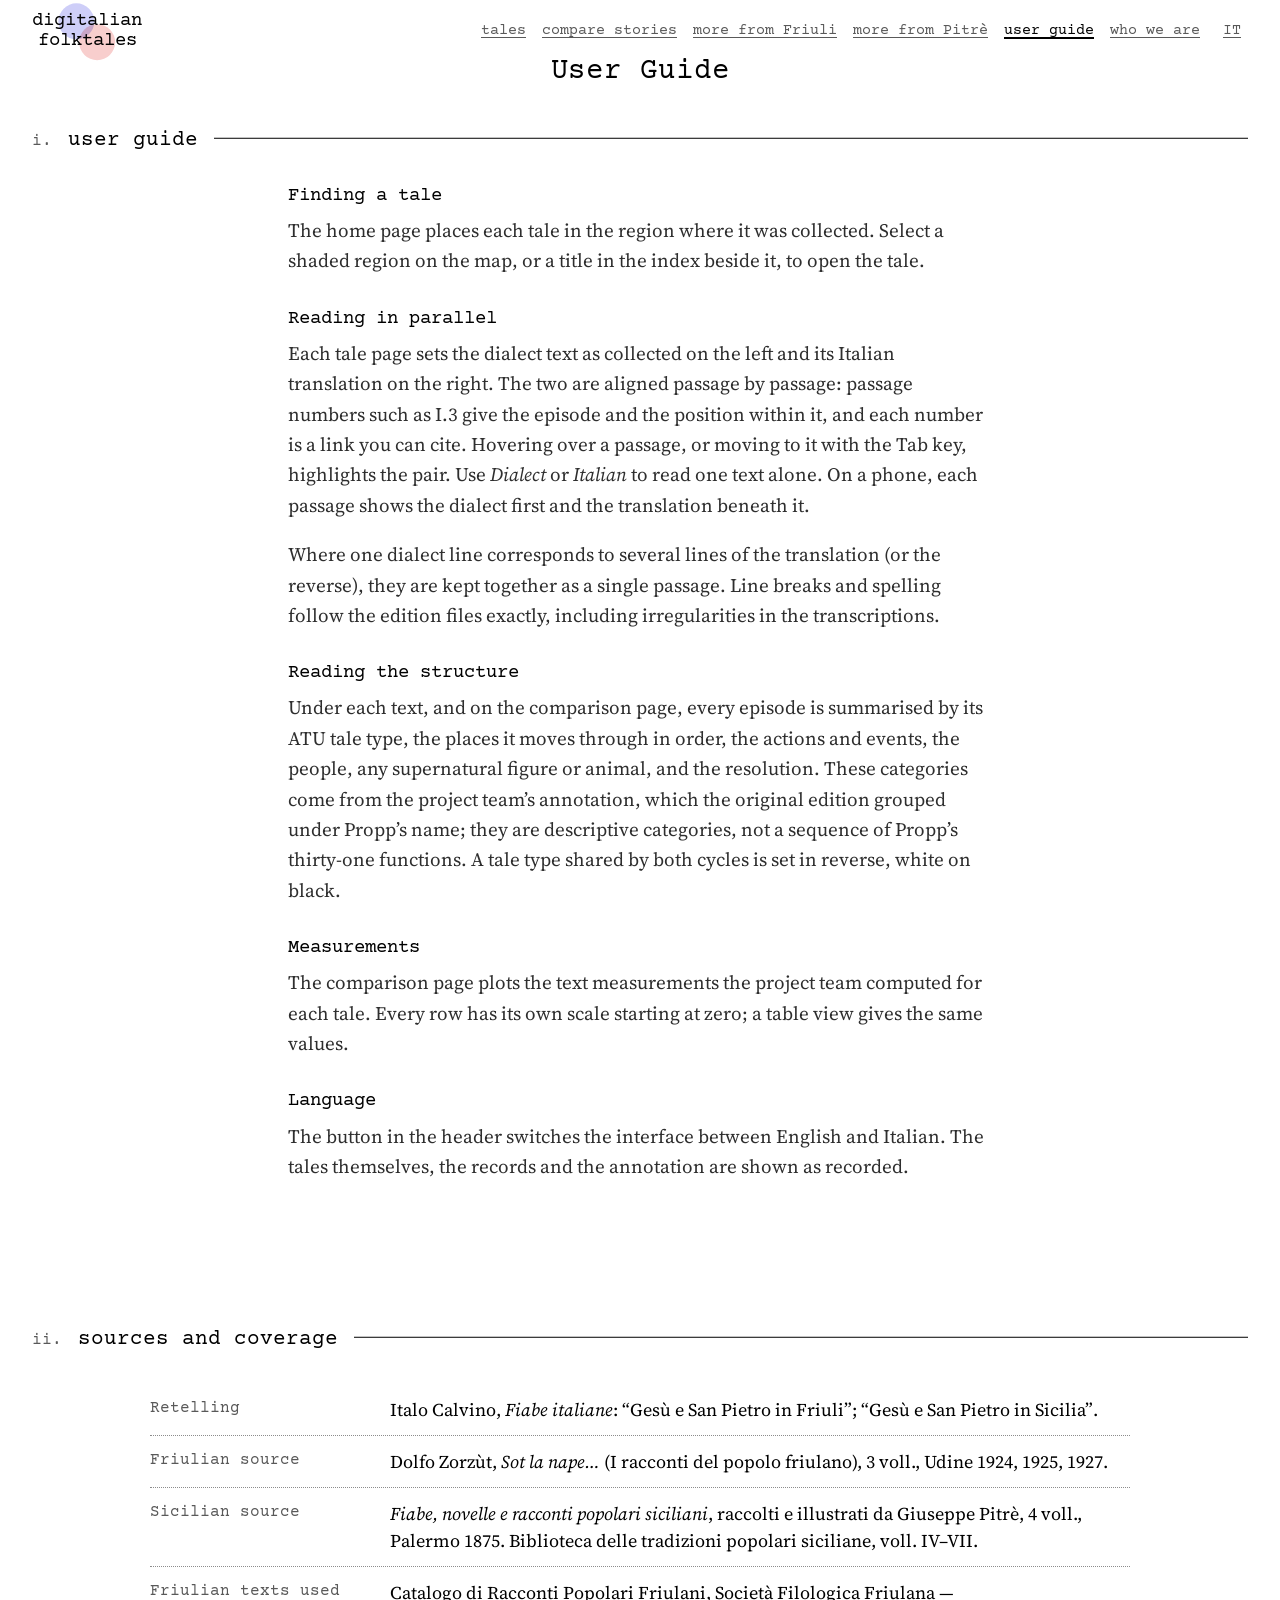
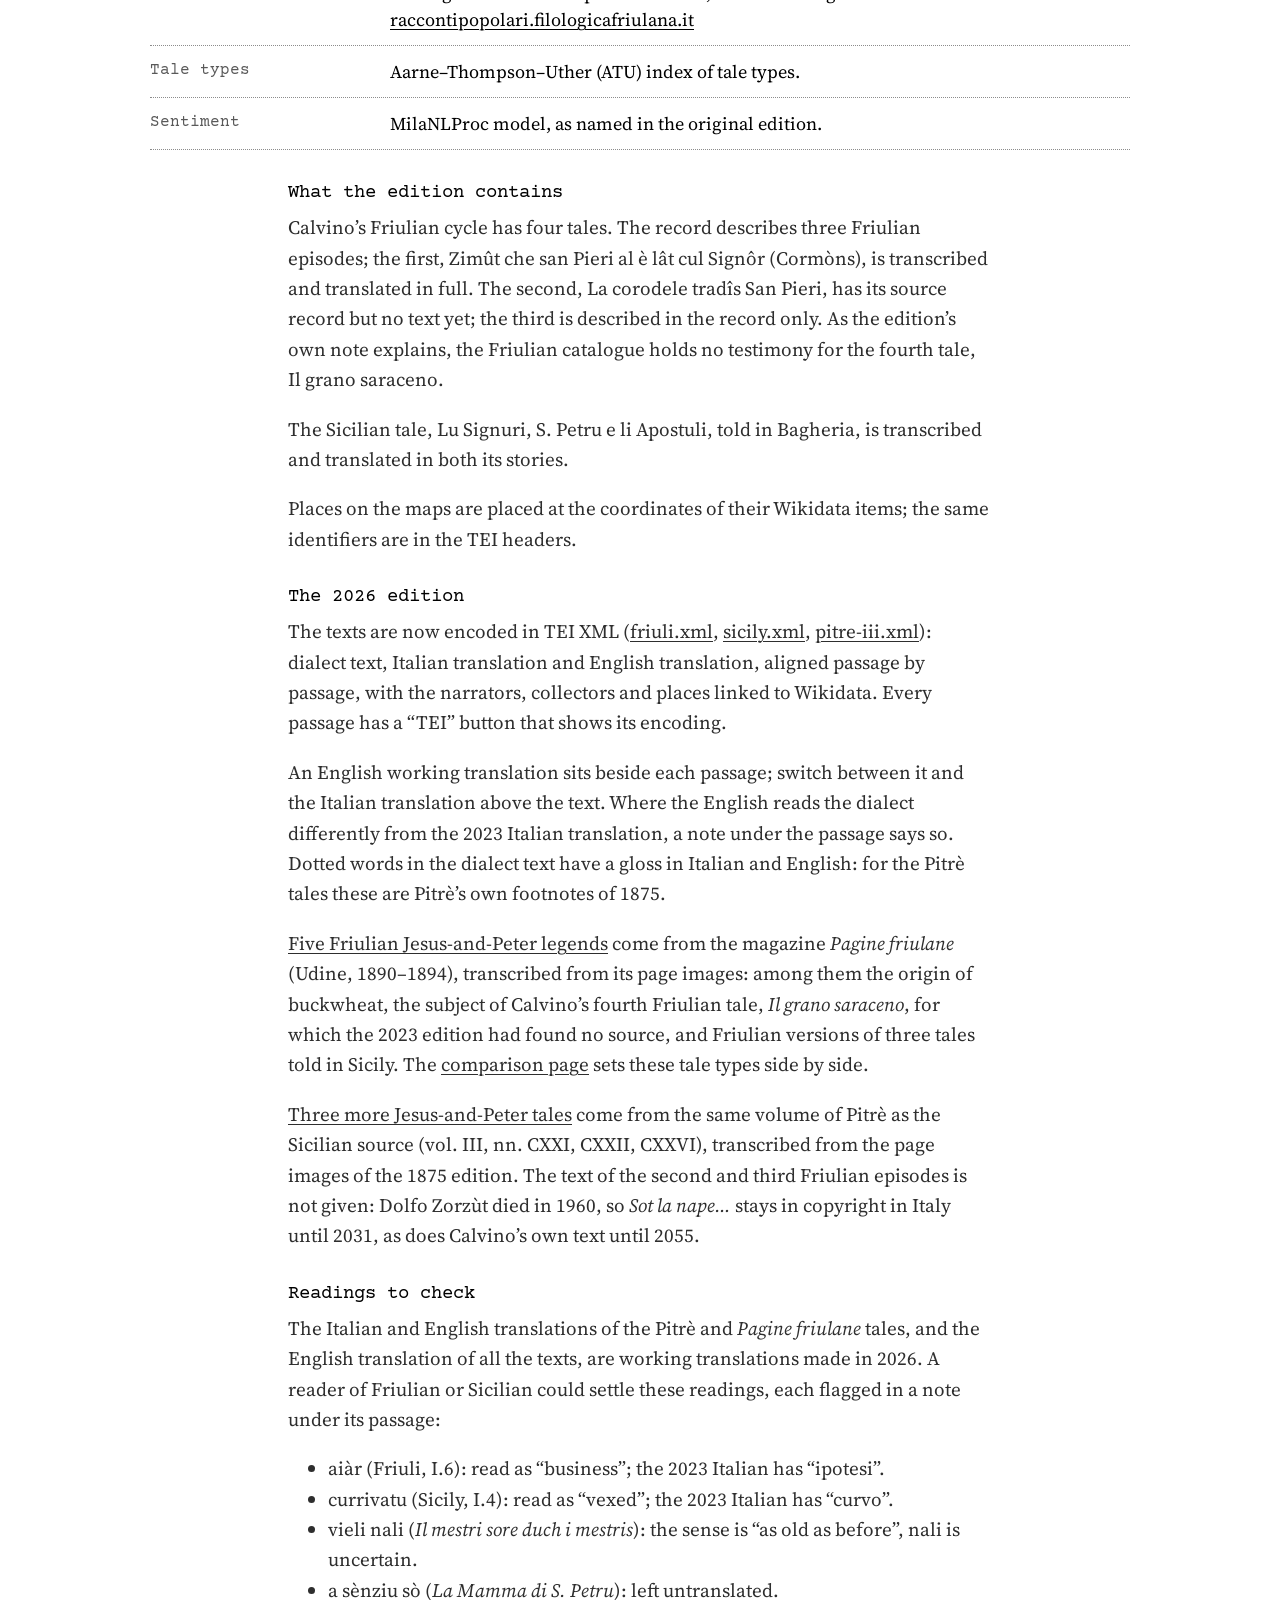
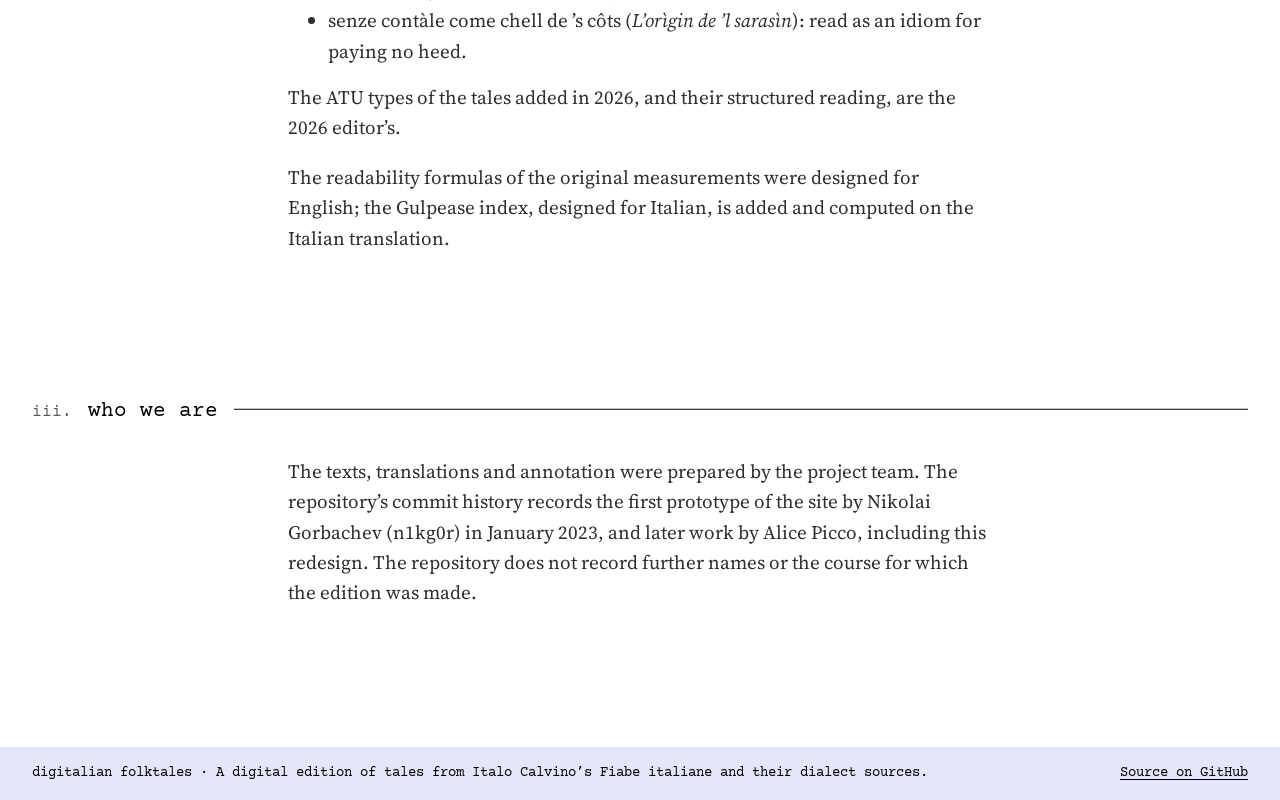
<file: docs/guide.html>
<!DOCTYPE html>
<html lang="en">
<head>
  <meta charset="UTF-8">
  <meta name="viewport" content="width=device-width, initial-scale=1">
  <title>User Guide — digitalian folktales</title>
  <meta name="description" content="How to read digitalian folktales, its sources and methods, and who made it.">
  <link rel="icon" href="data:image/svg+xml,%3Csvg xmlns='http://www.w3.org/2000/svg' viewBox='0 0 32 32'%3E%3Crect width='32' height='32' fill='%23fff'/%3E%3Ccircle cx='12' cy='13' r='7' fill='%231f1fe0' fill-opacity='.2' stroke='%231f1fe0' stroke-width='2.5'/%3E%3Ccircle cx='20' cy='21' r='7' fill='%23e0201a' fill-opacity='.2' stroke='%23e0201a' stroke-width='2.5'/%3E%3C/svg%3E">
  <link rel="preconnect" href="https://fonts.googleapis.com">
  <link rel="preconnect" href="https://fonts.gstatic.com" crossorigin>
  <link rel="stylesheet" href="https://fonts.googleapis.com/css2?family=Courier+Prime:ital,wght@0,400;0,700;1,400&family=Source+Serif+4:ital,opsz,wght@0,8..60,400;1,8..60,400&display=swap">
  <link rel="stylesheet" href="assets/site.css">
</head>
<body data-base="">
  <a class="skip" href="#main" data-i18n="skip">Skip to content</a>

  <header class="site-header">
    <div class="wrap">
      <a class="logo-small" href="index.html" aria-label="digitalian folktales — home"><span>digitalian</span><span>folktales</span></a>
      <h1 class="page-title"><span data-i18n="page.guide">User Guide</span></h1>
      <nav class="site-nav" aria-label="Main">
        <a href="index.html" data-i18n="nav.tales">tales</a>
        <a href="analysis/comparison.html" data-i18n="nav.compare">compare stories</a>
        <a href="analysis/pagine-friulane.html" data-i18n="nav.pf">more from Friuli</a>
        <a href="analysis/pitre.html" data-i18n="nav.pitre">more from Pitrè</a>
        <a href="guide.html" aria-current="page" data-i18n="nav.guide">user guide</a>
        <a href="guide.html#who" data-i18n="nav.who">who we are</a>
        <button class="lang-switch" type="button" lang="it" aria-label="Leggi in italiano">IT</button>
      </nav>
    </div>
  </header>

  <main id="main">
    <section class="section" style="padding-top:32px" aria-labelledby="g1" id="guide">
      <div class="wrap">
        <h2 class="rule-label" id="g1"><span class="n">i.</span> <span data-i18n="guide.s1">user guide</span></h2>
        <div class="prose">
          <div data-lang-block="en">
            <h3>Finding a tale</h3>
            <p>The home page places each tale in the region where it was collected. Select a shaded region on the map, or a title in the index beside it, to open the tale.</p>
            <h3>Reading in parallel</h3>
            <p>Each tale page sets the dialect text as collected on the left and its Italian translation on the right. The two are aligned passage by passage: passage numbers such as <span class="num">I.3</span> give the episode and the position within it, and each number is a link you can cite. Hovering over a passage, or moving to it with the Tab key, highlights the pair. Use <em>Dialect</em> or <em>Italian</em> to read one text alone. On a phone, each passage shows the dialect first and the translation beneath it.</p>
            <p>Where one dialect line corresponds to several lines of the translation (or the reverse), they are kept together as a single passage. Line breaks and spelling follow the edition files exactly, including irregularities in the transcriptions.</p>
            <h3>Reading the structure</h3>
            <p>Under each text, and on the comparison page, every episode is summarised by its ATU tale type, the places it moves through in order, the actions and events, the people, any supernatural figure or animal, and the resolution. These categories come from the project team’s annotation, which the original edition grouped under Propp’s name; they are descriptive categories, not a sequence of Propp’s thirty-one functions. A tale type shared by both cycles is set in reverse, white on black.</p>
            <h3>Measurements</h3>
            <p>The comparison page plots the text measurements the project team computed for each tale. Every row has its own scale starting at zero; a table view gives the same values.</p>
            <h3>Language</h3>
            <p>The button in the header switches the interface between English and Italian. The tales themselves, the records and the annotation are shown as recorded.</p>
          </div>
          <div data-lang-block="it" hidden>
            <h3>Trovare una fiaba</h3>
            <p>La pagina iniziale colloca ogni fiaba nella regione in cui è stata raccolta. Seleziona una regione evidenziata sulla mappa, o un titolo nell’indice accanto, per aprire la fiaba.</p>
            <h3>Leggere in parallelo</h3>
            <p>Ogni pagina presenta a sinistra il testo dialettale così come fu raccolto e a destra la traduzione italiana. I due testi sono allineati passo per passo: i numeri come <span class="num">I.3</span> indicano l’episodio e la posizione del passo, e ogni numero è un link citabile. Passando sopra un passo, o raggiungendolo con il tasto Tab, la coppia viene evidenziata. Con <em>Dialetto</em> o <em>Italiano</em> si legge un solo testo. Su telefono, ogni passo mostra prima il dialetto e sotto la traduzione.</p>
            <p>Quando una riga dialettale corrisponde a più righe della traduzione (o viceversa), le righe restano unite in un solo passo. A capo e grafia seguono esattamente i file dell’edizione, comprese le irregolarità delle trascrizioni.</p>
            <h3>Leggere la struttura</h3>
            <p>Sotto ogni testo, e nella pagina di confronto, ogni episodio è riassunto per tipo ATU, luoghi attraversati in ordine, azioni ed eventi, personaggi, eventuali figure soprannaturali o animali e scioglimento. Le categorie provengono dall’annotazione del gruppo di progetto, che l’edizione originale raccoglieva sotto il nome di Propp; sono categorie descrittive, non una sequenza delle trentuno funzioni di Propp. Un tipo di fiaba comune ai due cicli è composto in negativo, bianco su nero.</p>
            <h3>Misure</h3>
            <p>La pagina di confronto mostra le misure testuali calcolate dal gruppo di progetto per ogni fiaba. Ogni riga ha una propria scala che parte da zero; una vista in tabella riporta gli stessi valori.</p>
            <h3>Lingua</h3>
            <p>Il pulsante nell’intestazione passa l’interfaccia dall’inglese all’italiano. Le fiabe, le schede e l’annotazione sono riportate come registrate.</p>
          </div>
        </div>
      </div>
    </section>
    <section class="section" aria-labelledby="g2" id="sources">
      <div class="wrap">
        <h2 class="rule-label" id="g2"><span class="n">ii.</span> <span data-i18n="guide.s2">sources and coverage</span></h2>
        <div style="max-width:980px;margin:0 auto">
          <ul class="biblio">
            <li><span class="role" data-i18n="src.calvino">Retelling</span><span class="ref">Italo Calvino, <i lang="it">Fiabe italiane</i>: <span lang="it">“Gesù e San Pietro in Friuli”</span>; <span lang="it">“Gesù e San Pietro in Sicilia”</span>.</span></li>
            <li><span class="role" data-i18n="src.zorzut">Friulian source</span><span class="ref" lang="it">Dolfo Zorzùt, <i lang="fur">Sot la nape…</i> (I racconti del popolo friulano), 3 voll., Udine 1924, 1925, 1927.</span></li>
            <li><span class="role" data-i18n="src.pitre">Sicilian source</span><span class="ref" lang="it"><i>Fiabe, novelle e racconti popolari siciliani</i>, raccolti e illustrati da Giuseppe Pitrè, 4 voll., Palermo 1875. Biblioteca delle tradizioni popolari siciliane, voll. IV–VII.</span></li>
            <li><span class="role" data-i18n="src.sff">Friulian texts used</span><span class="ref" lang="it">Catalogo di Racconti Popolari Friulani, Società Filologica Friulana — <a href="https://raccontipopolari.filologicafriulana.it/">raccontipopolari.filologicafriulana.it</a></span></li>
            <li><span class="role" data-i18n="src.atu">Tale types</span><span class="ref">Aarne–Thompson–Uther (ATU) index of tale types.</span></li>
            <li><span class="role" data-i18n="src.sent">Sentiment</span><span class="ref">MilaNLProc model, as named in the original edition.</span></li>
          </ul>
          <div class="prose" style="margin-top:32px">
            <div data-lang-block="en">
              <h3>What the edition contains</h3>
              <p>Calvino’s Friulian cycle has four tales. The record describes three Friulian episodes; the first, <span lang="fur">Zimût che san Pieri al è lât cul Signôr</span> (Cormòns), is transcribed and translated in full. The second, <span lang="fur">La corodele tradîs San Pieri</span>, has its source record but no text yet; the third is described in the record only. As the edition’s own note explains, the Friulian catalogue holds no testimony for the fourth tale, <span lang="it">Il grano saraceno</span>.</p>
              <p>The Sicilian tale, <span lang="scn">Lu Signuri, S. Petru e li Apostuli</span>, told in Bagheria, is transcribed and translated in both its stories.</p>
              <p>Places on the maps are placed at the coordinates of their Wikidata items; the same identifiers are in the TEI headers.</p>
              <h3>The 2026 edition</h3>
              <p>The texts are now encoded in TEI XML (<a href="tei/friuli.xml">friuli.xml</a>, <a href="tei/sicily.xml">sicily.xml</a>, <a href="tei/pitre-iii.xml">pitre-iii.xml</a>): dialect text, Italian translation and English translation, aligned passage by passage, with the narrators, collectors and places linked to Wikidata. Every passage has a “TEI” button that shows its encoding.</p>
              <p>An English working translation sits beside each passage; switch between it and the Italian translation above the text. Where the English reads the dialect differently from the 2023 Italian translation, a note under the passage says so. Dotted words in the dialect text have a gloss in Italian and English: for the Pitrè tales these are Pitrè’s own footnotes of 1875.</p>
              <p><a href="analysis/pagine-friulane.html">Five Friulian Jesus-and-Peter legends</a> come from the magazine <i lang="it">Pagine friulane</i> (Udine, 1890–1894), transcribed from its page images: among them the origin of buckwheat, the subject of Calvino’s fourth Friulian tale, <i lang="it">Il grano saraceno</i>, for which the 2023 edition had found no source, and Friulian versions of three tales told in Sicily. The <a href="analysis/comparison.html#parallels">comparison page</a> sets these tale types side by side.</p>
              <p><a href="analysis/pitre.html">Three more Jesus-and-Peter tales</a> come from the same volume of Pitrè as the Sicilian source (vol. III, nn. CXXI, CXXII, CXXVI), transcribed from the page images of the 1875 edition. The text of the second and third Friulian episodes is not given: Dolfo Zorzùt died in 1960, so <i lang="fur">Sot la nape…</i> stays in copyright in Italy until 2031, as does Calvino’s own text until 2055.</p>
              <h3>Readings to check</h3>
              <p>The Italian and English translations of the Pitrè and <i lang="it">Pagine friulane</i> tales, and the English translation of all the texts, are working translations made in 2026. A reader of Friulian or Sicilian could settle these readings, each flagged in a note under its passage:</p>
              <ul>
                <li><span lang="fur">aiàr</span> (Friuli, I.6): read as “business”; the 2023 Italian has “ipotesi”.</li>
                <li><span lang="scn">currivatu</span> (Sicily, I.4): read as “vexed”; the 2023 Italian has “curvo”.</li>
                <li><span lang="fur">vieli nali</span> (<i lang="it">Il mestri sore duch i mestris</i>): the sense is “as old as before”, <span lang="fur">nali</span> is uncertain.</li>
                <li><span lang="scn">a sènziu sò</span> (<i lang="scn">La Mamma di S. Petru</i>): left untranslated.</li>
                <li><span lang="fur">senze contàle come chell de ’s côts</span> (<i lang="fur">L’orìgin de ’l sarasìn</i>): read as an idiom for paying no heed.</li>
              </ul>
              <p>The ATU types of the tales added in 2026, and their structured reading, are the 2026 editor’s.</p>
              <p>The readability formulas of the original measurements were designed for English; the Gulpease index, designed for Italian, is added and computed on the Italian translation.</p>
            </div>
            <div data-lang-block="it" hidden>
              <h3>Che cosa contiene l’edizione</h3>
              <p>Il ciclo friulano di Calvino comprende quattro racconti. La scheda descrive tre episodi friulani; il primo, <span lang="fur">Zimût che san Pieri al è lât cul Signôr</span> (Cormòns), è trascritto e tradotto per intero. Il secondo, <span lang="fur">La corodele tradîs San Pieri</span>, ha la sua scheda di fonte ma non ancora il testo; il terzo è descritto solo nella scheda. Come spiega la nota dell’edizione, il catalogo friulano non contiene testimonianze del quarto racconto, <span lang="it">Il grano saraceno</span>.</p>
              <p>La fiaba siciliana, <span lang="scn">Lu Signuri, S. Petru e li Apostuli</span>, raccontata a Bagheria, è trascritta e tradotta in entrambe le sue storie.</p>
              <p>I luoghi sulle mappe sono collocati alle coordinate dei rispettivi elementi di Wikidata; gli stessi identificativi sono nelle intestazioni TEI.</p>
              <h3>L’edizione 2026</h3>
              <p>I testi sono ora codificati in TEI XML (<a href="tei/friuli.xml">friuli.xml</a>, <a href="tei/sicily.xml">sicily.xml</a>, <a href="tei/pitre-iii.xml">pitre-iii.xml</a>): testo dialettale, traduzione italiana e traduzione inglese, allineati passo per passo, con narratori, raccoglitori e luoghi collegati a Wikidata. Ogni passo ha un pulsante “TEI” che ne mostra la codifica.</p>
              <p>Accanto a ogni passo c’è una traduzione inglese di lavoro; si passa da questa alla traduzione italiana sopra il testo. Dove l’inglese legge il dialetto diversamente dalla traduzione italiana del 2023, una nota sotto il passo lo segnala. Le parole sottolineate a puntini nel testo dialettale hanno una glossa in italiano e in inglese: per le fiabe di Pitrè sono le sue note del 1875.</p>
              <p><a href="analysis/pagine-friulane.html">Cinque leggende friulane di Gesù e San Pietro</a> provengono dalla rivista <i>Pagine friulane</i> (Udine, 1890–1894), trascritte dalle immagini delle pagine: tra queste l’origine del grano saraceno, l’argomento del quarto racconto friulano di Calvino, <i>Il grano saraceno</i>, di cui l’edizione del 2023 non aveva trovato la fonte, e le versioni friulane di tre fiabe raccontate anche in Sicilia. La <a href="analysis/comparison.html#parallels">pagina di confronto</a> mette a fianco questi tipi di fiaba.</p>
              <p><a href="analysis/pitre.html">Altre tre fiabe di Gesù e San Pietro</a> provengono dallo stesso volume di Pitrè che contiene la fonte siciliana (vol. III, nn. CXXI, CXXII, CXXVI), trascritte dalle immagini delle pagine dell’edizione del 1875. Il testo del secondo e del terzo episodio friulano non è riportato: Dolfo Zorzùt è morto nel 1960, quindi <i lang="fur">Sot la nape…</i> è protetto in Italia fino al 2031, come il testo di Calvino fino al 2055.</p>
              <h3>Letture da verificare</h3>
              <p>Le traduzioni italiana e inglese delle fiabe di Pitrè e delle <i>Pagine friulane</i>, e la traduzione inglese di tutti i testi, sono traduzioni di lavoro del 2026. Chi legge il friulano o il siciliano potrebbe risolvere queste letture, ciascuna segnalata in una nota sotto il passo:</p>
              <ul>
                <li><span lang="fur">aiàr</span> (Friuli, I.6): letto come “affare”; la traduzione del 2023 ha “ipotesi”.</li>
                <li><span lang="scn">currivatu</span> (Sicilia, I.4): letto come “indispettito”; la traduzione del 2023 ha “curvo”.</li>
                <li><span lang="fur">vieli nali</span> (<i lang="fur">Il mestri sore duch i mestris</i>): il senso è “vecchio come prima”, <span lang="fur">nali</span> è incerto.</li>
                <li><span lang="scn">a sènziu sò</span> (<i lang="scn">La Mamma di S. Petru</i>): lasciato non tradotto.</li>
                <li><span lang="fur">senze contàle come chell de ’s côts</span> (<i lang="fur">L’orìgin de ’l sarasìn</i>): letto come modo di dire per “senza darle retta”.</li>
              </ul>
              <p>I tipi ATU delle fiabe aggiunte nel 2026 e la loro lettura strutturata sono del curatore del 2026.</p>
              <p>Le formule di leggibilità delle misure originali sono state pensate per l’inglese; è aggiunto l’indice Gulpease, pensato per l’italiano e calcolato sulla traduzione italiana.</p>
            </div>
          </div>
        </div>
      </div>
    </section>
    <section class="section" aria-labelledby="g3" id="who">
      <div class="wrap">
        <h2 class="rule-label" id="g3"><span class="n">iii.</span> <span data-i18n="guide.s3">who we are</span></h2>
        <div class="prose">
          <div data-lang-block="en">
            <p>The texts, translations and annotation were prepared by the project team. The repository’s commit history records the first prototype of the site by Nikolai Gorbachev (n1kg0r) in January 2023, and later work by Alice Picco, including this redesign. The repository does not record further names or the course for which the edition was made.</p>
          </div>
          <div data-lang-block="it" hidden>
            <p>Testi, traduzioni e annotazione sono stati preparati dal gruppo di progetto. La cronologia del repository registra il primo prototipo del sito, di Nikolai Gorbachev (n1kg0r), nel gennaio 2023, e il lavoro successivo di Alice Picco, compreso questo nuovo progetto grafico. Il repository non riporta altri nomi né il corso per cui l’edizione è stata realizzata.</p>
          </div>
        </div>
      </div>
    </section>
  </main>

  <footer class="site-footer">
    <div class="wrap">
      <span><span lang="en">digitalian folktales</span> · <span data-i18n="footer.note">A digital edition of tales from Italo Calvino’s Fiabe italiane and their dialect sources.</span></span>
      <a href="https://github.com/alicepicco333/digitalian-folktales" data-i18n="footer.repo">Source on GitHub</a>
    </div>
  </footer>
  <script src="assets/data.js"></script>
  <script src="assets/corpus.js"></script>
  <script src="assets/site.js"></script>
</body>
</html>
</file>
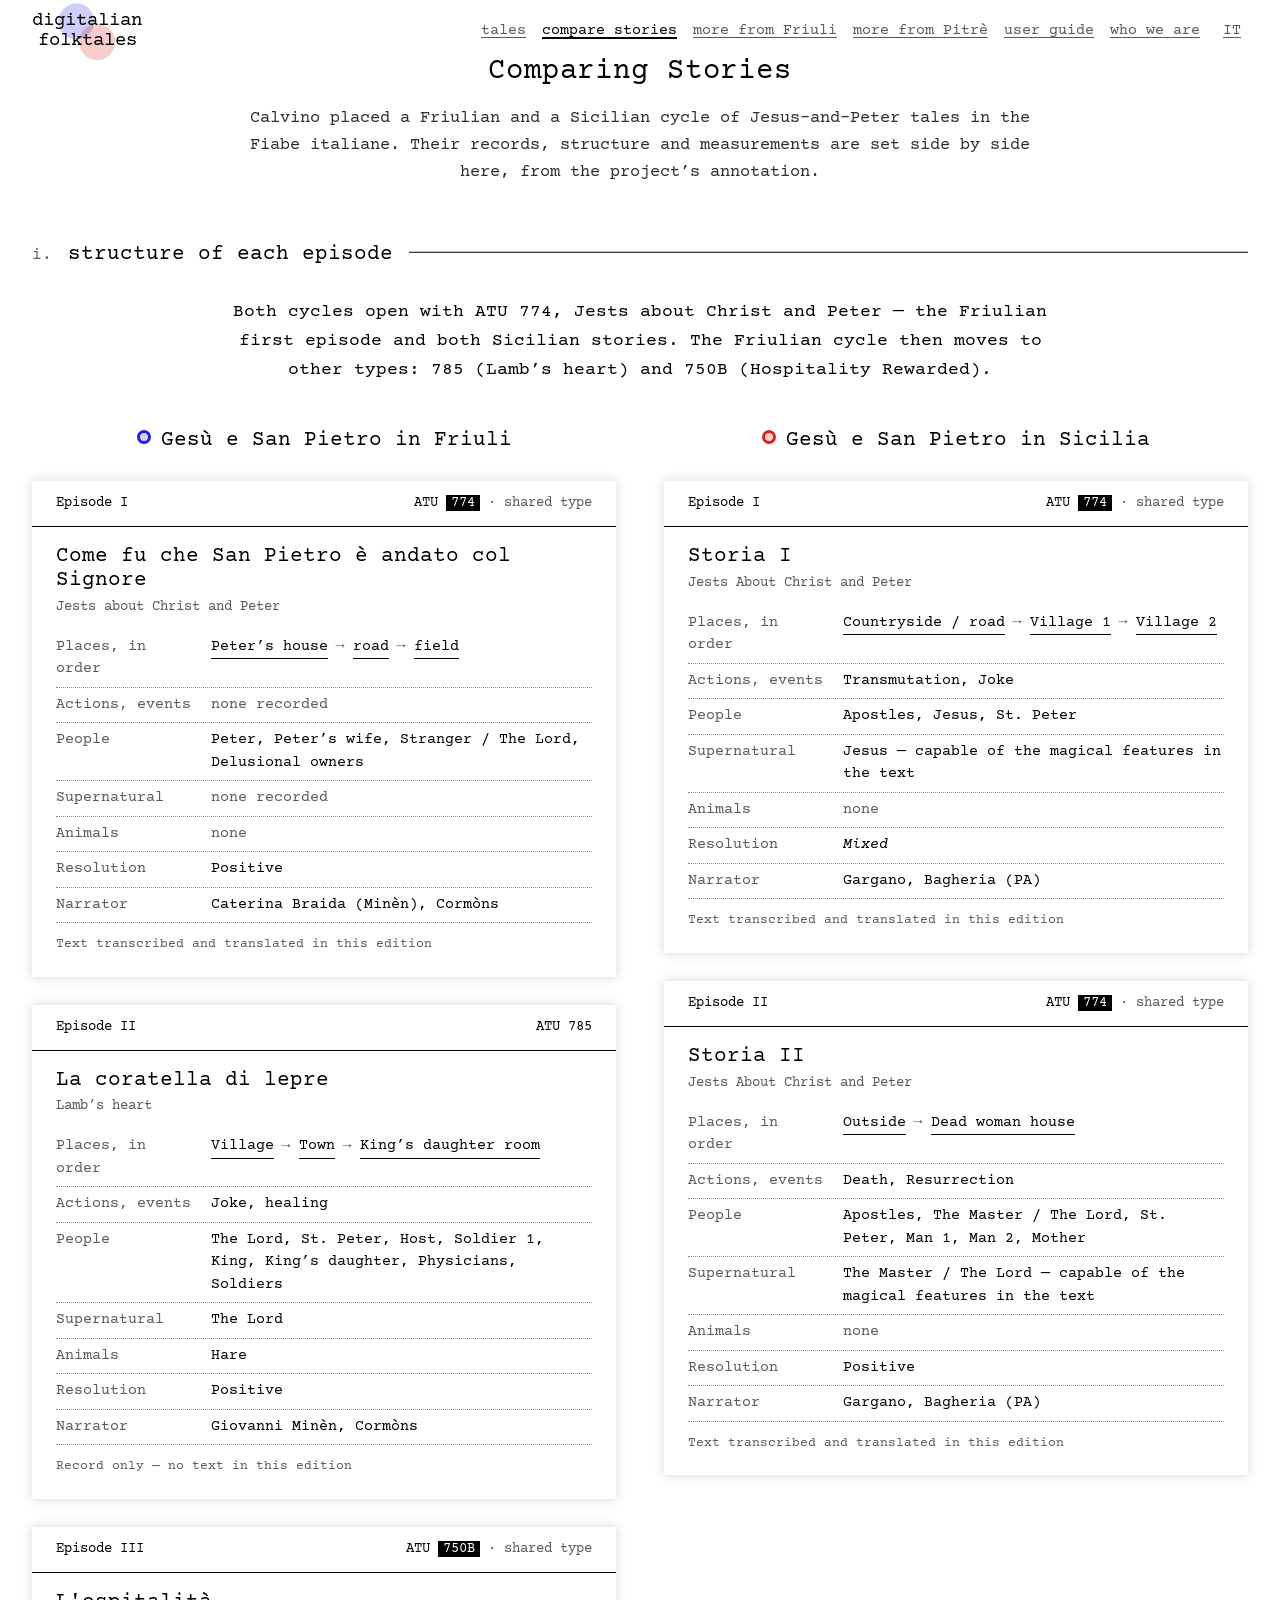
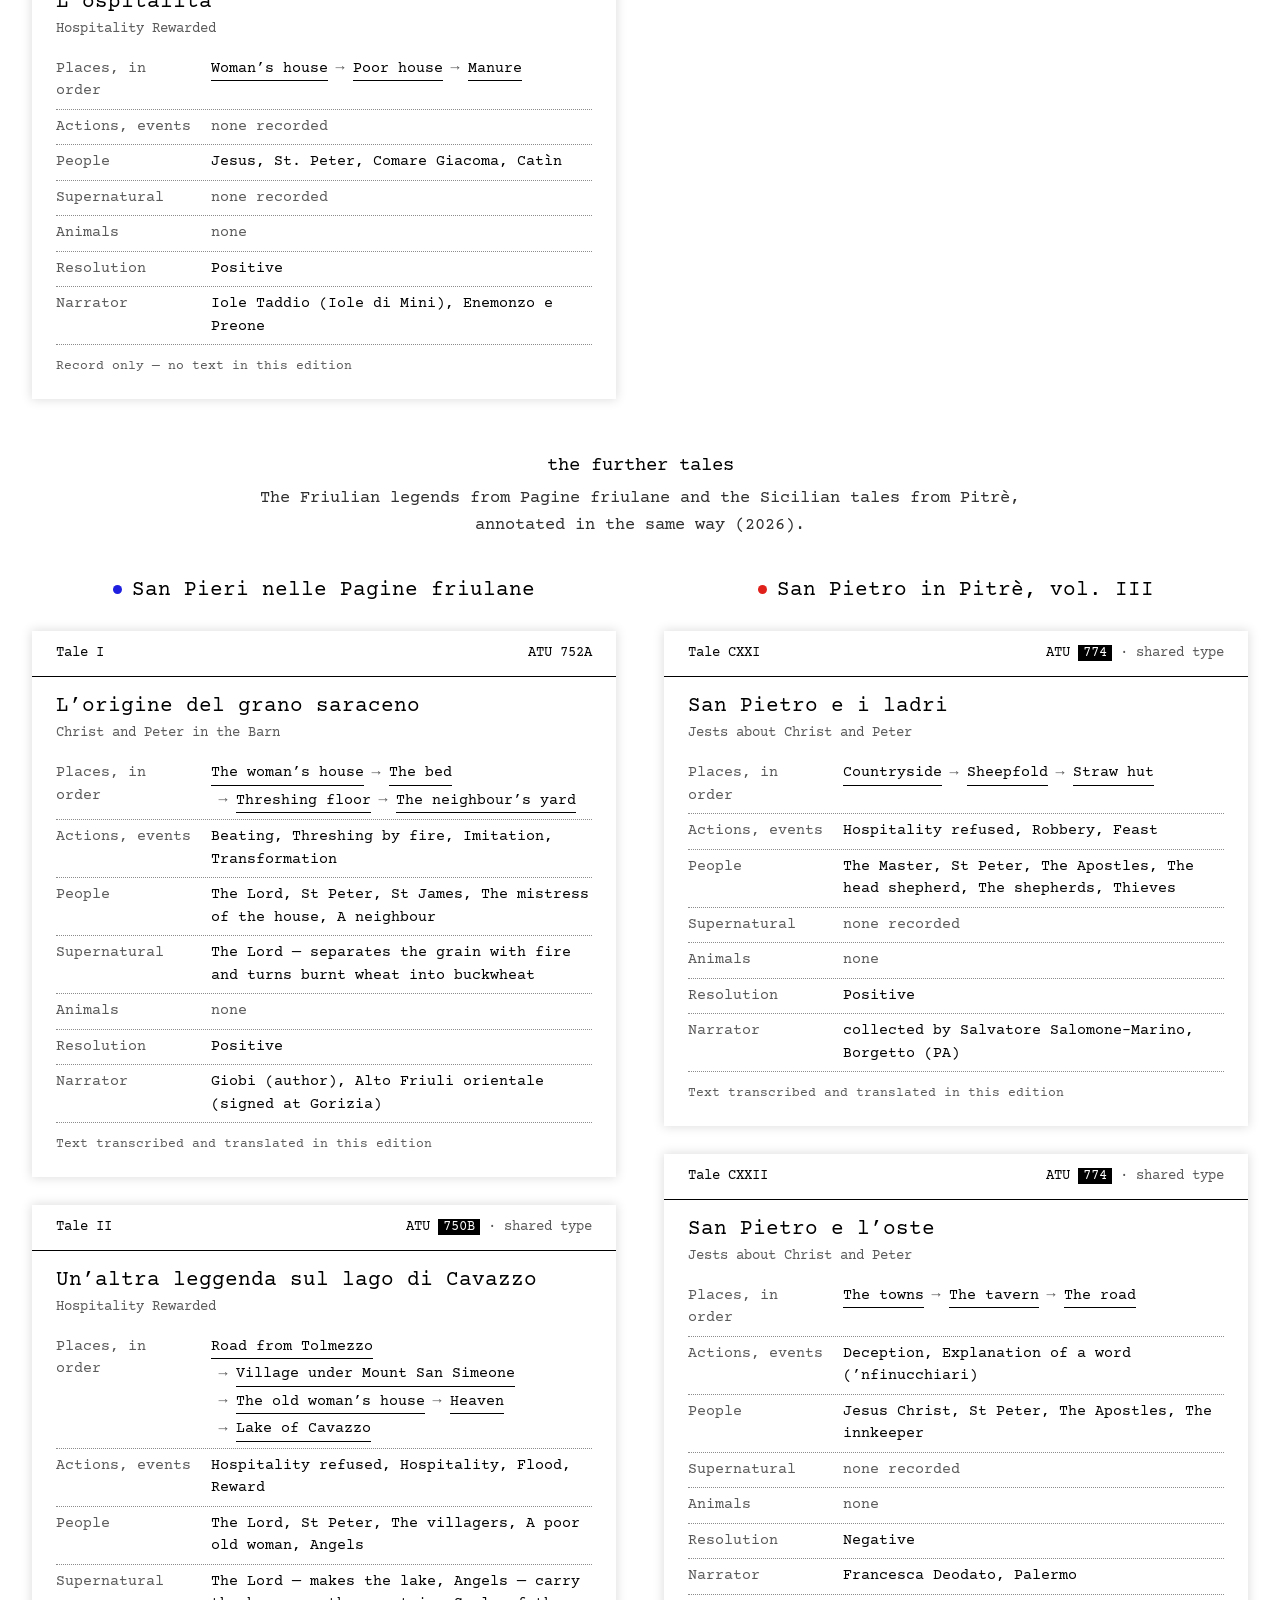
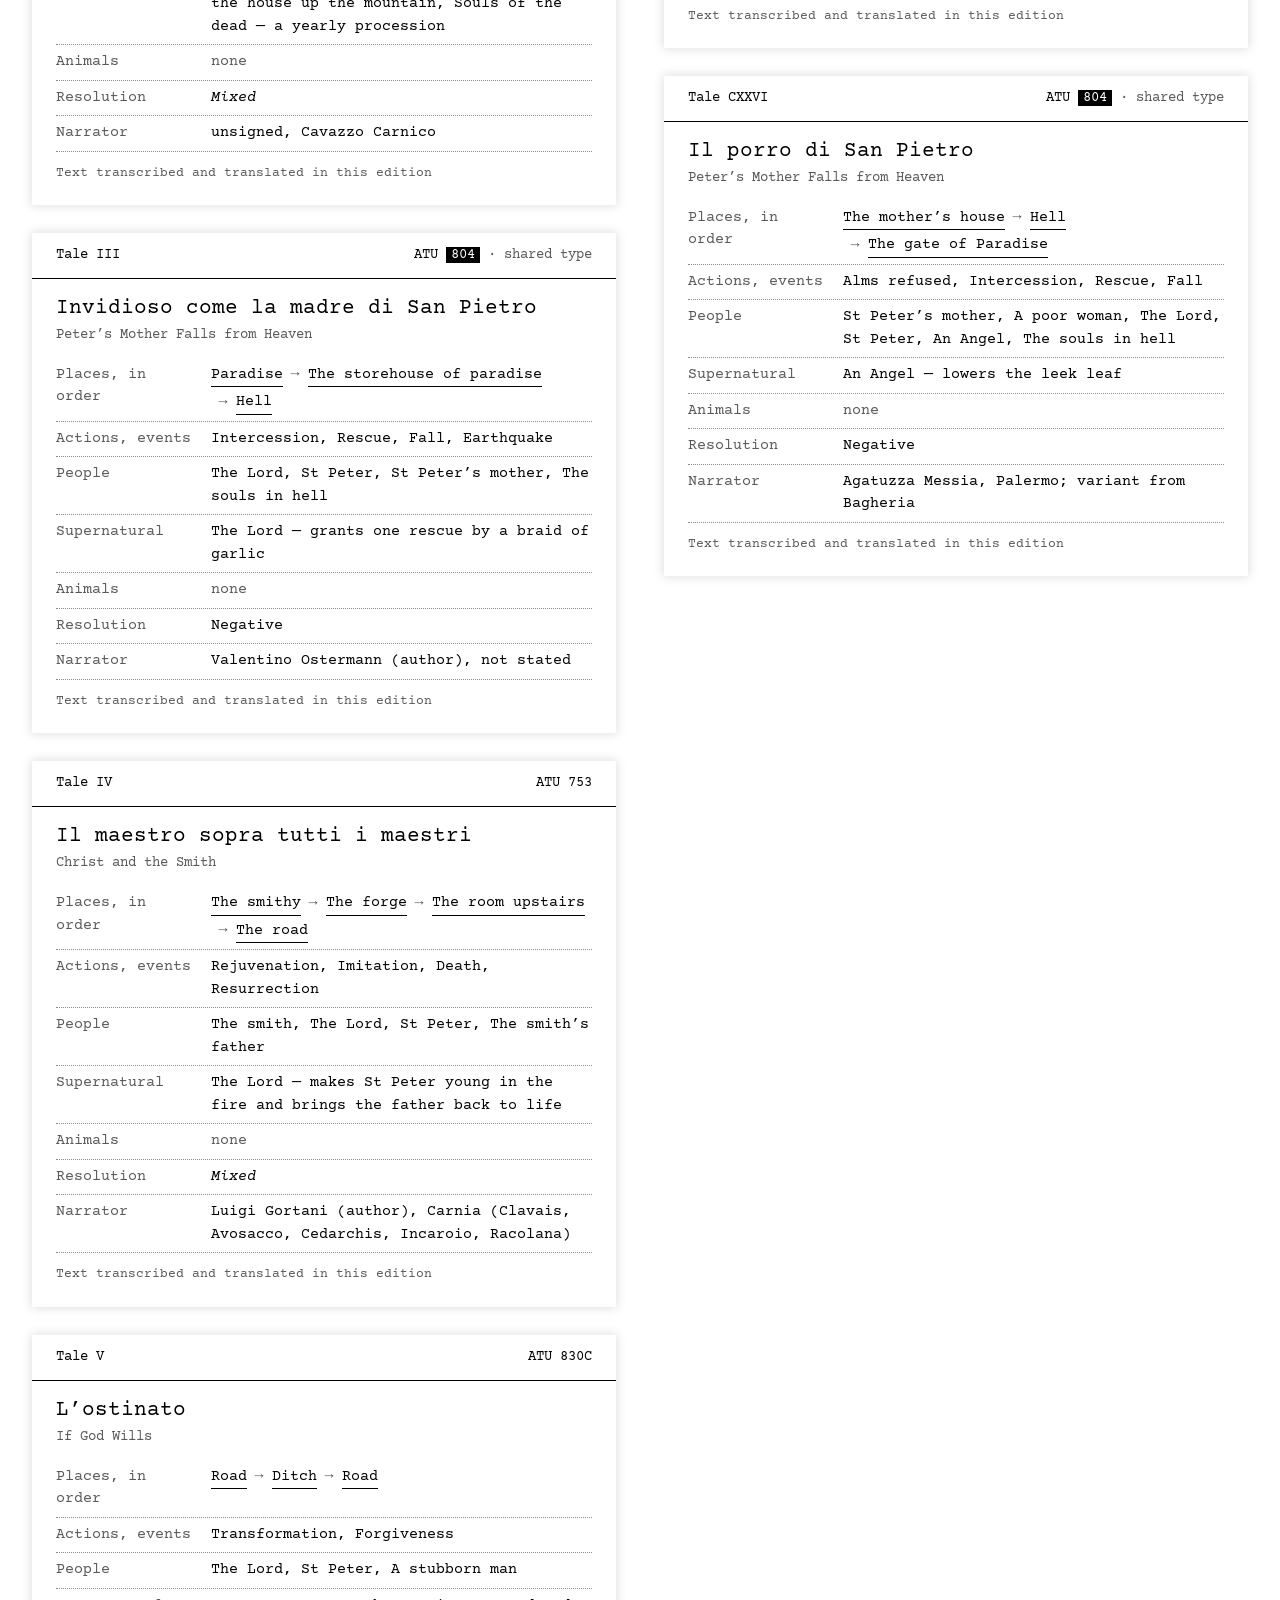
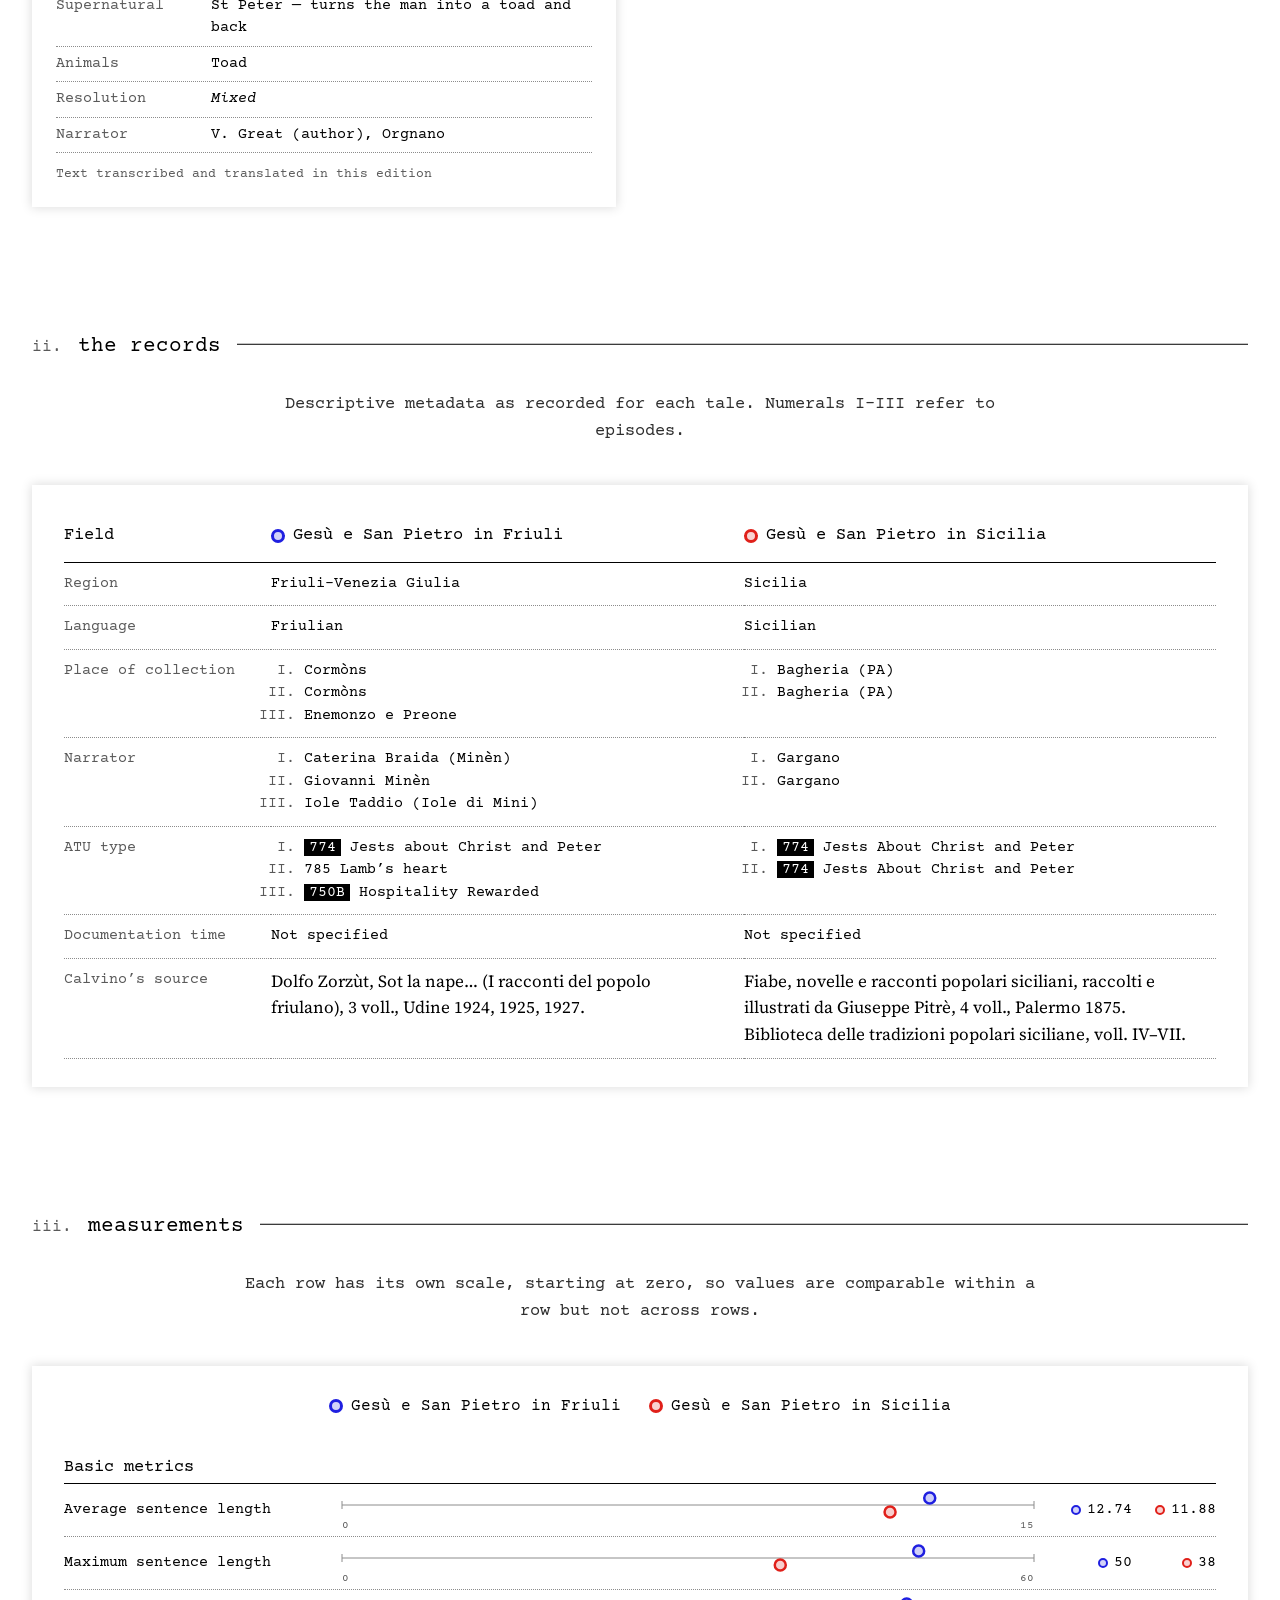
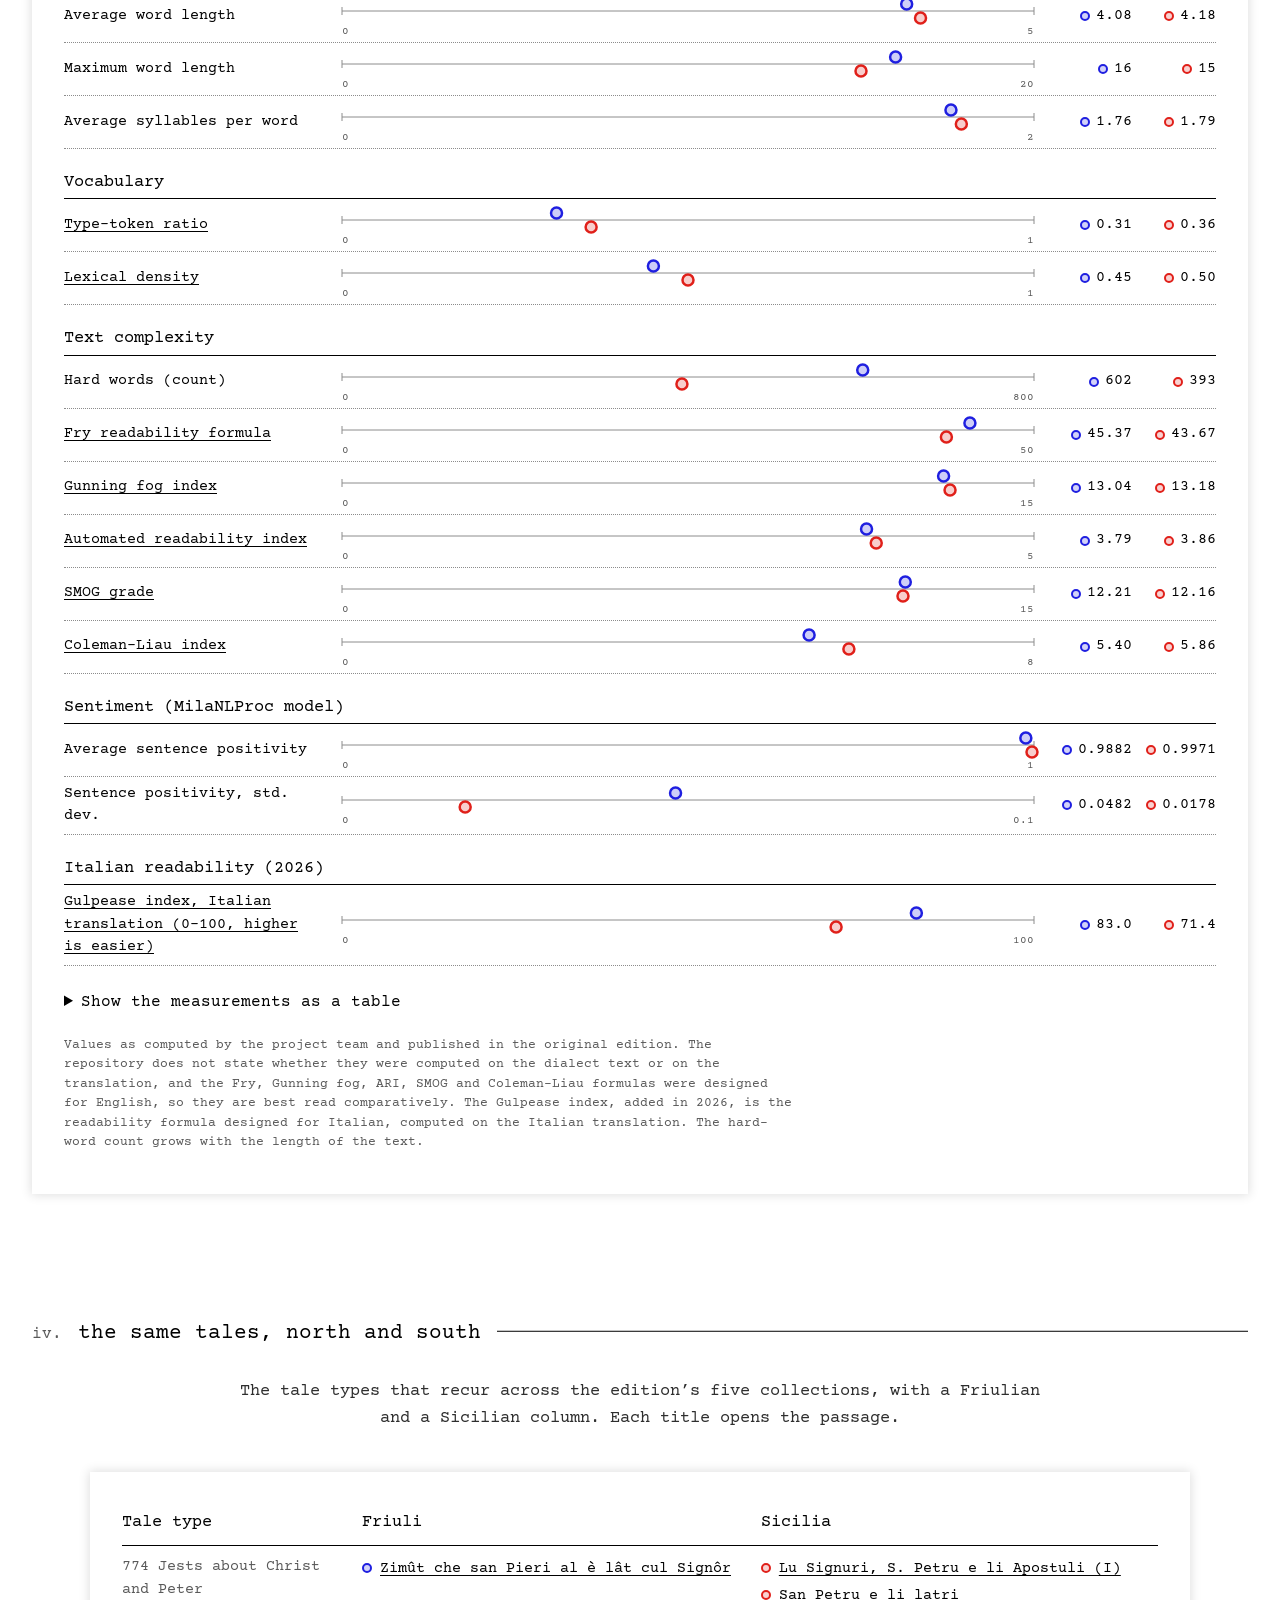
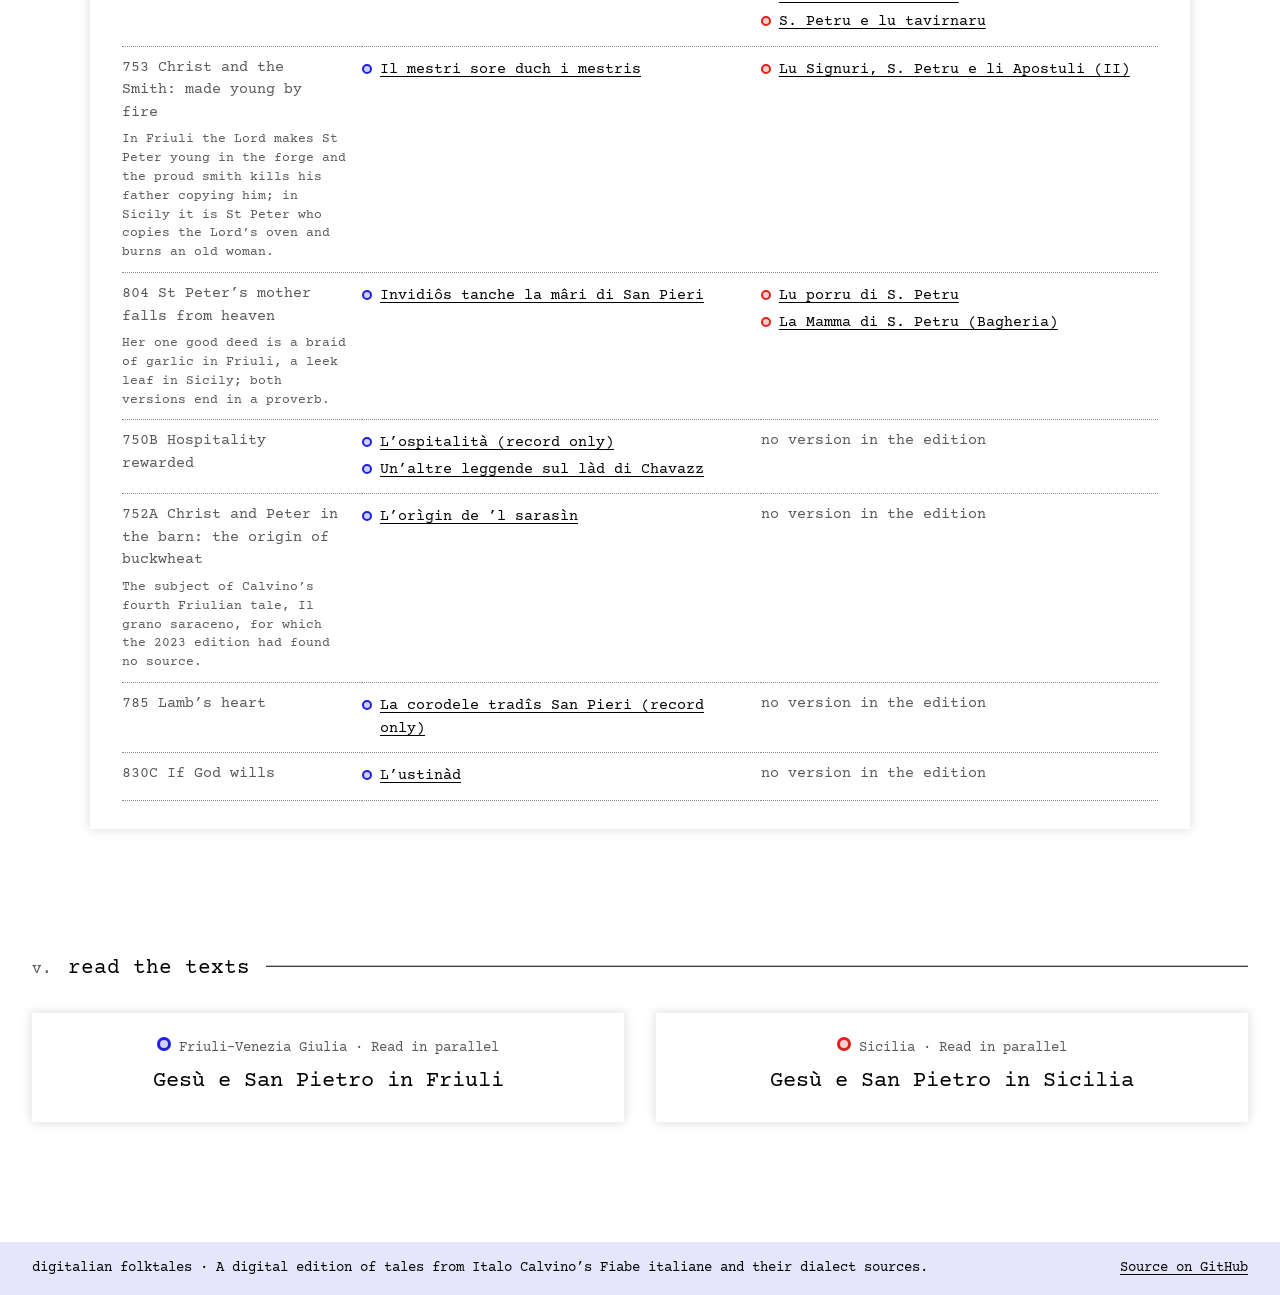
<file: docs/analysis/comparison.html>
<!DOCTYPE html>
<html lang="en">
<head>
  <meta charset="UTF-8">
  <meta name="viewport" content="width=device-width, initial-scale=1">
  <title>Comparing Stories — digitalian folktales</title>
  <meta name="description" content="The Friulian and Sicilian cycles of Gesù e San Pietro compared: episode structure, records and text measurements.">
  <link rel="icon" href="data:image/svg+xml,%3Csvg xmlns='http://www.w3.org/2000/svg' viewBox='0 0 32 32'%3E%3Crect width='32' height='32' fill='%23fff'/%3E%3Ccircle cx='12' cy='13' r='7' fill='%231f1fe0' fill-opacity='.2' stroke='%231f1fe0' stroke-width='2.5'/%3E%3Ccircle cx='20' cy='21' r='7' fill='%23e0201a' fill-opacity='.2' stroke='%23e0201a' stroke-width='2.5'/%3E%3C/svg%3E">
  <link rel="preconnect" href="https://fonts.googleapis.com">
  <link rel="preconnect" href="https://fonts.gstatic.com" crossorigin>
  <link rel="stylesheet" href="https://fonts.googleapis.com/css2?family=Courier+Prime:ital,wght@0,400;0,700;1,400&family=Source+Serif+4:ital,opsz,wght@0,8..60,400;1,8..60,400&display=swap">
  <link rel="stylesheet" href="../assets/site.css">
</head>
<body data-base="../">
  <a class="skip" href="#main" data-i18n="skip">Skip to content</a>

  <header class="site-header">
    <div class="wrap">
      <a class="logo-small" href="../index.html" aria-label="digitalian folktales — home"><span>digitalian</span><span>folktales</span></a>
      <h1 class="page-title"><span data-i18n="page.compare">Comparing Stories</span></h1>
      <nav class="site-nav" aria-label="Main">
        <a href="../index.html" data-i18n="nav.tales">tales</a>
        <a href="../analysis/comparison.html" aria-current="page" data-i18n="nav.compare">compare stories</a>
        <a href="../analysis/pagine-friulane.html" data-i18n="nav.pf">more from Friuli</a>
        <a href="../analysis/pitre.html" data-i18n="nav.pitre">more from Pitrè</a>
        <a href="../guide.html" data-i18n="nav.guide">user guide</a>
        <a href="../guide.html#who" data-i18n="nav.who">who we are</a>
        <button class="lang-switch" type="button" lang="it" aria-label="Leggi in italiano">IT</button>
      </nav>
    </div>
  </header>

  <main id="main">
    <div class="wrap">
      <p class="lede" style="margin-top:8px" data-i18n="cmp.lede">Calvino placed a Friulian and a Sicilian cycle of Jesus-and-Peter tales in the Fiabe italiane. Their records, structure and measurements are set side by side here, from the project’s annotation.</p>
    </div>

    <section class="section" style="padding-top:16px" aria-labelledby="structure">
      <div class="wrap">
        <h2 class="rule-label" id="structure"><span class="n">i.</span> <span data-i18n="cmp.s1">structure of each episode</span></h2>
        <p class="finding" data-i18n="cmp.finding">Both cycles open with ATU 774, Jests about Christ and Peter.</p>
        <div data-structure="friuli,sicily"></div>
        <h3 class="sub-rule" data-i18n="cmp.s1b">the further tales</h3>
        <p class="lede" data-i18n="cmp.s1b.p">The Friulian legends from Pagine friulane and the Sicilian tales from Pitrè, annotated in the same way (2026).</p>
        <div data-structure="friuli-pf,pitre-iii"></div>
      </div>
    </section>

    <section class="section" aria-labelledby="records">
      <div class="wrap">
        <h2 class="rule-label" id="records"><span class="n">ii.</span> <span data-i18n="cmp.s2">the records</span></h2>
        <p class="lede" data-i18n="cmp.s2.p">Descriptive metadata as recorded for each tale. Numerals I–III refer to episodes.</p>
        <div class="panel"><div data-record></div></div>
      </div>
    </section>

    <section class="section" aria-labelledby="measurements-h" id="measurements">
      <div class="wrap">
        <h2 class="rule-label" id="measurements-h"><span class="n">iii.</span> <span data-i18n="cmp.s3">measurements</span></h2>
        <p class="lede" data-i18n="cmp.s3.p">Each row has its own scale, starting at zero, so values are comparable within a row but not across rows.</p>
        <div class="panel">
          <div data-metrics></div>
          <p class="viz-caveat" data-i18n="cmp.caveat">Values as computed by the project team and published in the original edition.</p>
        </div>
      </div>
    </section>

    <section class="section" aria-labelledby="parallels-h" id="parallels">
      <div class="wrap">
        <h2 class="rule-label" id="parallels-h"><span class="n">iv.</span> <span data-i18n="cmp.s5">the same tales, north and south</span></h2>
        <p class="lede" data-i18n="cmp.s5.p">The tale types that recur across the edition’s five collections, with a Friulian and a Sicilian column. Each title opens the passage.</p>
        <div class="panel" style="max-width:1100px;margin:0 auto" data-parallels></div>
      </div>
    </section>

    <section class="section" aria-labelledby="read">
      <div class="wrap">
        <h2 class="rule-label" id="read"><span class="n">v.</span> <span data-i18n="cmp.s4">read the texts</span></h2>
        <div class="read-links">
          <a href="gesù-e-san-pietro-in-friuli.html"><span class="k"><span class="mk friuli" aria-hidden="true"></span> Friuli-Venezia Giulia · <span data-i18n="entry.read">Read in parallel</span></span><span class="t" lang="it">Gesù e San Pietro in Friuli</span></a>
          <a href="gesù-e-san-pietro-in-sicilia.html"><span class="k"><span class="mk sicily" aria-hidden="true"></span> Sicilia · <span data-i18n="entry.read">Read in parallel</span></span><span class="t" lang="it">Gesù e San Pietro in Sicilia</span></a>
        </div>
      </div>
    </section>
  </main>

  <footer class="site-footer">
    <div class="wrap">
      <span><span lang="en">digitalian folktales</span> · <span data-i18n="footer.note">A digital edition of tales from Italo Calvino’s Fiabe italiane and their dialect sources.</span></span>
      <a href="https://github.com/alicepicco333/digitalian-folktales" data-i18n="footer.repo">Source on GitHub</a>
    </div>
  </footer>
  <script src="../assets/data.js"></script>
  <script src="../assets/corpus.js"></script>
  <script src="../assets/site.js"></script>
</body>
</html>
</file>
<file: docs/assets/site.css>
/* digitalian folktales — edition stylesheet
   The project's original identity, taken further: a lowercase typewriter wordmark,
   Courier for everything typed by the edition (interface, records, dialect transcriptions),
   a book serif for the Italian translations, white paper cards with the original soft shadow,
   the original blue and red map markers, and a pale tint of the marker blue for highlights (2026; it replaces the original peach). */

:root {
  color-scheme: light;
  --paper: #ffffff;
  --paper-2: #f7f6f3;
  --ink: #000000;
  --ink-2: #2e2e2e;
  --muted: #595959;
  --rule: #8c8c8c;
  --peach: #e6e6fb;           /* highlight and selection: a pale tint of the Friulian blue (the variable keeps its old name) */
  --friuli: #1f1fe0;          /* original marker blue */
  --sicily: #e0201a;          /* original marker red */
  --shadow: 0 0 10px 1px rgba(0, 0, 0, 0.13);
  --focus: #1f1fe0;
  --mono: "Courier Prime", "Courier New", Courier, monospace;
  --serif: "Source Serif 4", "Times New Roman", Times, serif;
  --margin: 32px;
  --max: 1440px;
}
*, *::before, *::after { box-sizing: border-box; }
html { -webkit-text-size-adjust: 100%; text-size-adjust: 100%; }
body { margin: 0; background: var(--paper); color: var(--ink); font-family: var(--mono); font-size: 1rem; line-height: 1.5; overflow-x: hidden; }
img, svg { display: block; max-width: 100%; }
a { color: inherit; text-decoration-thickness: 1px; text-underline-offset: 0.18em; }
a:hover { background: var(--peach); }
:focus { outline: none; }
:focus-visible { outline: 2px solid var(--focus); outline-offset: 3px; }
::selection { background: var(--peach); color: var(--ink); }
h1, h2, h3, h4 { margin: 0; font-weight: 400; line-height: 1.15; }
p { margin: 0 0 1em; }
.skip { position: absolute; left: 8px; top: -60px; z-index: 10; background: var(--ink); color: var(--paper); padding: 8px 12px; }
.skip:focus { top: 8px; }
.visually-hidden { position: absolute !important; width: 1px; height: 1px; overflow: hidden; clip: rect(0 0 0 0); white-space: nowrap; }
.num { font-variant-numeric: tabular-nums; }
.muted { color: var(--muted); }
.small { font-size: 0.8125rem; }
.serif { font-family: var(--serif); }
.wrap { max-width: var(--max); margin: 0 auto; padding: 0 var(--margin); }

/* ---------- header: small two-line wordmark · centred title · grey underlined menu ---------- */
.site-header .wrap { display: grid; grid-template-columns: auto minmax(0, 1fr) auto; align-items: center; gap: 16px; min-height: 80px; }
.logo-small { display: inline-flex; flex-direction: column; align-items: center; text-decoration: none; font-size: 1.2rem; line-height: 1.02; justify-self: start; }
.logo-small:hover { background: none; color: var(--friuli); }
.page-title { font-size: clamp(1.4rem, 2.3vw, 2.2rem); text-align: center; letter-spacing: 0.03em; white-space: nowrap; overflow: hidden; text-overflow: ellipsis; min-width: 0; }
.site-nav { display: flex; align-items: center; gap: 4px 16px; flex-wrap: wrap; justify-content: flex-end; justify-self: end; }
.site-nav a { color: var(--muted); font-size: 0.9375rem; padding: 4px 0; }
.site-nav a[aria-current="page"] { color: var(--ink); text-decoration-thickness: 2px; }
.lang-switch { font: inherit; font-size: 0.9375rem; background: transparent; color: var(--muted); border: 0; padding: 4px 2px; min-height: 32px; min-width: 32px; cursor: pointer; text-decoration: underline; text-underline-offset: 0.18em; }
.lang-switch:hover { background: var(--peach); color: var(--ink); }
.home .site-header .wrap { grid-template-columns: 1fr auto; }

/* ---------- home: the search page ---------- */
.search-page { min-height: min(calc(100svh - 80px), 860px); display: flex; flex-direction: column; justify-content: center; padding: 24px 0 32px; }
.logo { text-align: center; }
.logo h1 { font-size: clamp(3.25rem, 11.5vw, 10rem); line-height: 0.86; letter-spacing: 0.015em; display: flex; flex-direction: column; align-items: center; }
.logo h1 span:last-child { padding-left: 0.12em; }
.tagline { margin: 28px auto 0; max-width: 44rem; font-size: 1.0625rem; color: var(--ink-2); line-height: 1.6; text-align: center; }
.tagline i { font-family: var(--serif); font-size: 1.15em; }
.search { width: 100%; max-width: 1040px; margin: 36px auto 0; position: relative; }
.searchbar { display: flex; align-items: center; gap: 8px; border: 1px solid var(--ink); border-radius: 1.6rem; padding: 0 7px 0 24px; min-height: 54px; background: var(--paper); }
.searchbar:focus-within { box-shadow: var(--shadow); outline: 2px solid var(--focus); outline-offset: 2px; }
.searchbar input { flex: 1; min-width: 0; border: 0; background: transparent; color: var(--ink); font: inherit; font-size: 1.15rem; padding: 12px 0; outline: none; }
.searchbar input::placeholder { color: var(--muted); }
.searchbar button { font: inherit; border: 0; background: var(--ink); color: var(--paper); border-radius: 1.3rem; padding: 8px 20px; cursor: pointer; min-height: 40px; }
.searchbar button:hover { background: var(--friuli); }
.results { list-style: none; margin: 8px 0 0; padding: 6px 0; background: var(--paper); box-shadow: var(--shadow); position: absolute; left: 0; right: 0; z-index: 5; }
.results[hidden] { display: none; }
.results a { display: grid; grid-template-columns: minmax(0, 1fr) auto; gap: 12px; padding: 10px 24px; text-decoration: none; }
.results a[aria-selected="true"], .results a:hover { background: var(--peach); }
.results .kind { color: var(--muted); font-size: 0.8125rem; }
.search-footer { display: flex; justify-content: space-evenly; flex-wrap: wrap; gap: 8px 24px; margin-top: 12px; }
.search-footer a { color: var(--muted); }
.ticker { text-align: center; margin: 56px 0 0; color: var(--muted); font-size: 0.9375rem; }
.ticker b { color: var(--ink); font-weight: 400; }
.ticker .sep { margin: 0 10px; }

/* ---------- labels: centred lowercase mono, a typed rule ---------- */
.map-label { font-size: 1.3rem; line-height: 1.2; text-align: center; letter-spacing: 0.02em; margin: 0 0 22px; }
.rule-label { display: flex; align-items: baseline; gap: 16px; font-size: 1.3rem; margin: 0 0 32px; }
.rule-label::after { content: ""; flex: 1; border-bottom: 1px solid var(--ink); transform: translateY(-0.3em); }
.rule-label .n { color: var(--muted); font-size: 1rem; }
.section { padding: 64px 0; }
.lede { max-width: 50rem; margin: 0 auto 40px; text-align: center; color: var(--ink-2); font-size: 1.0625rem; line-height: 1.6; }

/* ---------- paper panels (original white card with soft shadow) ---------- */
.panel { background: var(--paper); box-shadow: var(--shadow); padding: 28px 32px; }

/* ---------- atlas ---------- */
.atlas { display: grid; grid-template-columns: minmax(0, 5fr) minmax(0, 7fr); gap: 56px; align-items: start; }
.map-svg { width: 100%; height: auto; overflow: visible; }
.map-svg .region { fill: none; stroke: var(--ink); stroke-width: 0.8; vector-effect: non-scaling-stroke; }
.map-svg .region.on { stroke-width: 1.8; }
.map-svg a:hover .region, .map-svg a:focus-visible .region { fill: var(--peach); }
.map-svg a:hover, .map-svg a:focus { background: none; outline: none; }
.map-svg .marker { stroke-width: 3; fill-opacity: 0.2; pointer-events: none; }
.map-svg .marker.friuli { fill: var(--friuli); stroke: var(--friuli); }
.map-svg .marker.sicily { fill: var(--sicily); stroke: var(--sicily); }
.map-svg .label { font-family: var(--mono); font-size: 15px; fill: var(--ink); paint-order: stroke; stroke: var(--paper); stroke-width: 4px; stroke-linejoin: round; pointer-events: none; }
.map-svg .label.sub { font-size: 12.5px; fill: var(--muted); }
.map-svg .leader { stroke: var(--ink); stroke-width: 1; fill: none; stroke-dasharray: 2 3; pointer-events: none; }
.map-note { font-size: 0.8125rem; color: var(--muted); margin-top: 14px; max-width: 34em; }

/* ---------- catalogue cards (typed index cards) ---------- */
.cards { list-style: none; margin: 0; padding: 0; display: grid; gap: 32px; }
.card { background: var(--paper); box-shadow: var(--shadow); }
.card-head { display: flex; justify-content: space-between; align-items: baseline; gap: 12px; padding: 12px 24px; border-bottom: 1px solid var(--ink); font-size: 0.875rem; }
.card-head .mk { margin-right: 8px; vertical-align: -1px; }
.card-body { padding: 18px 24px 22px; }
.card h3 { font-size: 1.65rem; letter-spacing: 0.01em; margin: 0 0 14px; }
.card h3 a { text-decoration: none; }
.card h3 a:hover { text-decoration: underline; }
.fields { margin: 0; display: grid; grid-template-columns: 11em minmax(0, 1fr); }
.fields dt, .fields dd { padding: 7px 0; border-bottom: 1px dotted var(--rule); margin: 0; min-width: 0; }
.fields dt { color: var(--muted); padding-right: 12px; }
.fields dd.serif { font-size: 1.0625rem; }
.card-links { display: flex; gap: 8px 24px; flex-wrap: wrap; margin-top: 16px; }
.atu { font-variant-numeric: tabular-nums; }
.atu.shared { background: var(--ink); color: var(--paper); padding: 0 5px; }

/* ---------- how to read ---------- */
.triad { display: grid; grid-template-columns: repeat(3, minmax(0, 1fr)); gap: 32px; }
.triad h3 { font-size: 1.2rem; margin-bottom: 10px; }
.triad p { color: var(--ink-2); font-size: 0.9375rem; }
.specimen { margin: 18px 0 0; padding-top: 14px; border-top: 1px dotted var(--rule); color: var(--ink); }
.specimen.orig { font-family: var(--mono); font-size: 1.0625rem; }
.specimen.tr { font-family: var(--serif); font-size: 1.1875rem; }

/* ---------- sources ---------- */
.biblio { list-style: none; margin: 0; padding: 0; }
.biblio li { display: grid; grid-template-columns: 14em minmax(0, 1fr); gap: 16px; padding: 12px 0; border-bottom: 1px dotted var(--rule); }
.biblio .role { color: var(--muted); }
.biblio .ref { font-family: var(--serif); font-size: 1.125rem; }

.site-footer { margin-top: 56px; background: var(--peach); padding: 16px 0; font-size: 0.875rem; }
.site-footer .wrap { display: flex; justify-content: space-between; gap: 12px; flex-wrap: wrap; }

/* ---------- tale page: suggested stories | original text | Italian translation ---------- */
.story-sub { max-width: 52rem; margin: 8px auto 0; text-align: center; color: var(--ink-2); padding: 0 var(--margin); }
.story { display: grid; grid-template-columns: minmax(0, 1fr) minmax(0, 2.6fr); gap: 40px; padding: 40px 0 0; align-items: start; }
.story-side { position: sticky; top: 12px; }
.story-side .locator { max-width: 300px; margin: 0 auto 28px; }
.record-card .fields { grid-template-columns: 1fr; }
.record-card .fields dt { border-bottom: 0; padding-bottom: 0; font-size: 0.8125rem; }
.record-card .fields dd { padding-top: 2px; font-size: 0.9375rem; }
.record-card ol { list-style: none; margin: 0; padding: 0; }
.record-card ol li { display: grid; grid-template-columns: 2.5em 1fr; padding: 6px 0; border-bottom: 1px dotted var(--rule); font-size: 0.9375rem; }
.record-card h4, .record-card .card-sub { font-size: 0.875rem; font-weight: 400; color: var(--muted); margin: 18px 0 4px; }

.controls { display: flex; flex-wrap: wrap; gap: 10px 20px; align-items: center; justify-content: center; margin: 0 0 16px; position: sticky; top: 0; z-index: 3; background: var(--paper); padding: 10px 0; }
.seg-control { display: inline-flex; border: 1px solid var(--ink); border-radius: 1.3rem; overflow: hidden; }
.seg-control button { font: inherit; font-size: 0.9375rem; background: transparent; color: var(--ink); border: 0; padding: 6px 16px; min-height: 36px; cursor: pointer; }
.seg-control button + button { border-left: 1px solid var(--ink); }
.seg-control button[aria-pressed="true"] { background: var(--ink); color: var(--paper); }
.controls .hint { font-size: 0.8125rem; color: var(--muted); }

.reader-body.panel { padding: 8px 36px 36px; }
.editorial { margin: 24px 0 8px; padding: 18px 22px; background: var(--paper-2); }
.editorial .kicker { font-size: 0.8125rem; color: var(--muted); margin-bottom: 10px; }
.editorial .serif { font-size: 1.0625rem; line-height: 1.55; }
.editorial ol { font-family: var(--serif); margin: 0 0 1em; padding-left: 1.5em; }
.work-title { display: grid; grid-template-columns: 3.5rem minmax(0, 1fr) minmax(0, 1fr); column-gap: 36px; margin-top: 32px; }
.work-title h2 { grid-column: 2; font-size: 1.45rem; }
.work-title p { grid-column: 3; font-family: var(--serif); font-size: 1.45rem; font-style: italic; margin: 0; }

.episode { padding: 32px 0 8px; }
.episode-head { display: grid; grid-template-columns: 3.5rem minmax(0, 1fr) minmax(0, 1fr); column-gap: 36px; padding-bottom: 14px; border-bottom: 1px solid var(--ink); }
.episode-head .ep-no { grid-column: 2 / -1; font-size: 0.875rem; color: var(--muted); margin-bottom: 6px; }
.episode-head h3 { grid-column: 2; font-size: 1.3rem; }
.episode-head .t-title { grid-column: 3; font-family: var(--serif); font-style: italic; font-size: 1.3rem; margin: 0; }
.src-meta { grid-column: 2 / -1; margin-top: 10px; font-size: 0.8125rem; color: var(--muted); display: flex; flex-wrap: wrap; gap: 2px 20px; }

.col-heads { display: grid; grid-template-columns: 3.5rem minmax(0, 1fr) minmax(0, 1fr); column-gap: 36px; padding: 20px 0 8px; }
.col-heads span { font-size: 1.2rem; text-align: center; }
.col-heads span:first-child { visibility: hidden; }

.seg { display: grid; grid-template-columns: 3.5rem minmax(0, 1fr) minmax(0, 1fr); column-gap: 36px; padding: 10px 0; }
.seg.p-start { margin-top: 12px; border-top: 1px dotted var(--rule); padding-top: 20px; }
.seg:hover, .seg:focus-within, .seg:target { background: var(--peach); box-shadow: -14px 0 0 var(--peach), 14px 0 0 var(--peach); }
.seg .sn { font-size: 0.8125rem; color: var(--muted); padding-top: 4px; text-decoration: none; font-variant-numeric: tabular-nums; align-self: start; }
.seg .sn:hover { color: var(--ink); background: none; text-decoration: underline; }
.seg .orig, .seg .trans { min-width: 0; overflow-wrap: break-word; }
.seg .orig { font-family: var(--mono); font-size: 1.0625rem; line-height: 1.7; color: var(--ink); }
.seg .trans { font-family: var(--serif); font-size: 1.1875rem; line-height: 1.6; color: var(--ink-2); hyphens: auto; }
.seg p { margin: 0 0 0.55em; }
.seg p:last-child { margin-bottom: 0; }
.seg .tag { display: none; }
.reader[data-view="orig"] .trans, .reader[data-view="orig"] .h-trans,
.reader[data-view="trans"] .orig, .reader[data-view="trans"] .h-orig { display: none; }
.reader[data-view="orig"] .seg, .reader[data-view="trans"] .seg,
.reader[data-view="orig"] .col-heads, .reader[data-view="trans"] .col-heads { grid-template-columns: 3.5rem minmax(0, 40em); }
.gap-note { margin: 18px 0 8px; padding: 14px 18px; border: 1px dashed var(--rule); color: var(--ink-2); font-size: 0.9375rem; }
.colophon { font-family: var(--serif); font-style: italic; color: var(--muted); text-align: right; margin: 16px 0 0; }

/* ---------- structure cards ---------- */
.structure { display: grid; gap: 28px; }
.structure.cols-2 { grid-template-columns: repeat(2, minmax(0, 1fr)); column-gap: 48px; align-items: start; }
.structure .col { display: grid; gap: 28px; align-content: start; }
.colhead { font-size: 1.3rem; text-align: center; margin: 0; }
.colhead a { text-decoration: none; }
.colhead a:hover { text-decoration: underline; }
.colhead .mk { margin-right: 10px; vertical-align: 1px; }
.ep-card { background: var(--paper); box-shadow: var(--shadow); }
.ep-title { font-size: 1.3rem; margin: 0 0 4px; }
.ep-atu-label { font-size: 0.875rem; color: var(--muted); margin: 0 0 12px; }
.facet { display: grid; grid-template-columns: 9.5em minmax(0, 1fr); column-gap: 12px; padding: 6px 0; border-bottom: 1px dotted var(--rule); font-size: 0.9375rem; }
.facet dt { color: var(--muted); }
.facet dd { margin: 0; min-width: 0; }
.facet dd.none { color: var(--muted); }
.itinerary { list-style: none; margin: 0; padding: 0; display: flex; flex-wrap: wrap; align-items: center; row-gap: 4px; }
.itinerary li { display: inline-flex; align-items: center; }
.itinerary li + li::before { content: "→"; margin: 0 8px; color: var(--muted); }
.itinerary .stop { border-bottom: 1px solid var(--ink); }
.resolution.mixed { font-style: italic; }
.transcribed-flag { display: block; margin-top: 12px; font-size: 0.8125rem; color: var(--muted); }
.finding { max-width: 54rem; margin: 0 auto 44px; text-align: center; font-size: 1.125rem; line-height: 1.6; }

/* ---------- tables ---------- */
.table-wrap { overflow-x: auto; }
table.record-table { width: 100%; border-collapse: collapse; font-size: 0.9375rem; }
.record-table th, .record-table td { text-align: left; vertical-align: top; padding: 10px 16px 10px 0; border-bottom: 1px dotted var(--rule); }
.record-table thead th { font-weight: 400; font-size: 1.05rem; border-bottom: 1px solid var(--ink); }
.record-table tbody th { font-weight: 400; color: var(--muted); width: 18%; }
.record-table td { width: 41%; }
.record-table td .serif { font-size: 1.0625rem; }
.record-table ol { margin: 0; padding-left: 2.2em; }
.record-table ol li::marker { color: var(--muted); }
.record-table td.num { font-variant-numeric: tabular-nums; }

/* ---------- measurements ---------- */
.viz-legend { display: flex; gap: 28px; flex-wrap: wrap; justify-content: center; margin: 0 0 16px; }
.viz-legend span { display: inline-flex; align-items: center; gap: 8px; }
.mk { width: 14px; height: 14px; border-radius: 50%; display: inline-block; flex: none; border: 3px solid; }
.mk.friuli { border-color: var(--friuli); background: color-mix(in srgb, var(--friuli) 20%, var(--paper)); }
.mk.sicily { border-color: var(--sicily); background: color-mix(in srgb, var(--sicily) 20%, var(--paper)); }
.metric-group h3 { font-size: 1.05rem; padding: 24px 0 6px; border-bottom: 1px solid var(--ink); }
.metric-row { display: grid; grid-template-columns: minmax(0, 16em) minmax(0, 1fr) 10em; column-gap: 20px; align-items: center; padding: 6px 0; border-bottom: 1px dotted var(--rule); }
.metric-row .m-label { font-size: 0.9375rem; }
.metric-row .m-vals { font-size: 0.9375rem; display: grid; grid-template-columns: 1fr 1fr; gap: 8px; text-align: right; }
.metric-row .m-vals span { display: inline-flex; align-items: center; justify-content: flex-end; gap: 6px; }
.metric-row .m-vals .mk { width: 10px; height: 10px; border-width: 2px; }
.track { position: relative; height: 40px; }
.track svg { width: 100%; height: 40px; overflow: visible; }
.track .base, .track .tick { stroke: var(--rule); stroke-width: 1; }
.track .ticklabel { font-size: 11px; fill: var(--muted); font-family: var(--mono); }
.track .dot { stroke-width: 2.5; }
.track .dot.friuli { stroke: var(--friuli); fill: color-mix(in srgb, var(--friuli) 22%, var(--paper)); }
.track .dot.sicily { stroke: var(--sicily); fill: color-mix(in srgb, var(--sicily) 22%, var(--paper)); }
.track .hit { fill: transparent; }
.viz-tip { position: fixed; pointer-events: none; z-index: 20; background: var(--paper); color: var(--ink); box-shadow: var(--shadow); font-size: 0.8125rem; padding: 6px 10px; max-width: 18rem; opacity: 0; }
.viz-tip.on { opacity: 1; }
.viz-caveat { font-size: 0.8125rem; color: var(--muted); margin-top: 16px; max-width: 56em; }
details.table-view { margin-top: 18px; }
details.table-view summary { cursor: pointer; padding: 6px 0; }

.read-links { display: grid; grid-template-columns: repeat(2, minmax(0, 1fr)); gap: 32px; }
.read-links a { display: block; padding: 24px; text-decoration: none; background: var(--paper); box-shadow: var(--shadow); text-align: center; }
.read-links a:hover { background: var(--peach); }
.read-links .k { display: block; color: var(--muted); font-size: 0.875rem; }
.read-links .t { display: block; font-size: 1.4rem; margin-top: 6px; }

/* ---------- guide ---------- */
.prose { max-width: 44rem; margin: 0 auto; }
.prose p, .prose li { font-family: var(--serif); font-size: 1.1875rem; line-height: 1.6; color: var(--ink-2); }
.prose h3 { font-size: 1.2rem; margin: 32px 0 8px; }
.prose h3:first-child { margin-top: 0; }

/* ---------- responsive ---------- */
@media (max-width: 1100px) {
  .atlas { grid-template-columns: 1fr; }
  .atlas-map { max-width: 560px; margin: 0 auto; width: 100%; }
  .story { grid-template-columns: minmax(0, 1fr); }
  .story > * { min-width: 0; }
  .story-side { position: static; display: grid; grid-template-columns: minmax(0, 240px) minmax(0, 1fr); gap: 28px; align-items: start; }
  .story-side .locator { margin: 0; }
}
@media (max-width: 900px) {
  :root { --margin: 20px; }
  .triad { grid-template-columns: 1fr; }
  .structure.cols-2 { grid-template-columns: 1fr; }
  .structure.cols-2 .col + .col { margin-top: 24px; }
  .read-links { grid-template-columns: 1fr; }
}
@media (max-width: 720px) {
  :root { --margin: 16px; }
  .site-header .wrap { grid-template-columns: minmax(0, 1fr); min-height: 64px; padding-top: 12px; padding-bottom: 8px; row-gap: 10px; }
  .site-header .logo-small { grid-row: 1; }
  .site-header .site-nav { grid-row: 2; justify-self: stretch; justify-content: flex-start; gap: 2px 14px; border-top: 1px dotted var(--rule); padding-top: 6px; }
  .site-header .page-title { grid-row: 3; font-size: 1.4rem; white-space: normal; }
  .home .site-header .site-nav { grid-row: 1; border-top: 0; justify-content: flex-end; }
  .site-nav a, .lang-switch { font-size: 0.875rem; }
  .home .site-header .wrap { grid-template-columns: 1fr; }
  .search-page { min-height: auto; padding-top: 48px; }
  .searchbar { padding-left: 16px; }
  .searchbar button { padding: 8px 12px; }
  .ticker .sep { display: block; height: 0; overflow: hidden; }
  .story-side { grid-template-columns: minmax(0, 1fr); }
  .story-side .locator { max-width: 240px; margin: 0 auto; }
  .panel, .reader-body.panel { padding: 16px; }
  .card-head, .card-body { padding-left: 16px; padding-right: 16px; }
  .fields, .facet { grid-template-columns: 1fr; }
  .fields dt { border-bottom: 0; padding-bottom: 0; font-size: 0.8125rem; }
  .fields dd { padding-top: 2px; }
  .facet dt { font-size: 0.8125rem; }
  .biblio li { grid-template-columns: 1fr; gap: 2px; }
  .work-title, .episode-head { grid-template-columns: 1fr; }
  .work-title h2, .work-title p, .episode-head h3, .episode-head .t-title, .episode-head .ep-no, .src-meta { grid-column: 1; }
  .work-title p, .episode-head .t-title { margin-top: 4px; }
  .col-heads { display: none; }
  .seg, .reader[data-view] .seg { grid-template-columns: 2.25rem minmax(0, 1fr); column-gap: 10px; }
  .seg .orig, .seg .trans { grid-column: 2; }
  .seg .trans { margin-top: 10px; }
  .seg .tag { display: block; font-family: var(--mono); font-size: 0.75rem; color: var(--muted); margin-bottom: 2px; }
  .seg:hover, .seg:focus-within, .seg:target { box-shadow: -8px 0 0 var(--peach), 8px 0 0 var(--peach); }
  .metric-row { grid-template-columns: minmax(0, 1fr) auto; }
  .metric-row .track { grid-column: 1 / -1; grid-row: 2; }
  .metric-row .m-vals { grid-template-columns: auto auto; gap: 12px; }
  .record-table tbody th { width: auto; }
  [data-record] .record-table thead { display: none; }
  [data-record] .record-table tr, [data-record] .record-table th, [data-record] .record-table td { display: block; width: auto; padding-right: 0; }
  [data-record] .record-table tbody th { border-bottom: 0; padding: 14px 0 2px; color: var(--ink); border-top: 1px solid var(--ink); }
  [data-record] .record-table td { padding: 6px 0; }
  [data-record] .record-table td::before { content: attr(data-label); display: block; font-size: 0.75rem; color: var(--muted); }
}
@media (prefers-reduced-motion: no-preference) {
  html { scroll-behavior: smooth; }
  a, .seg, .viz-tip, .searchbar button { transition: background-color 120ms ease, color 120ms ease, opacity 120ms ease; }
}
@media (forced-colors: active) { .mk, .track .dot, .map-svg .marker { forced-color-adjust: none; } }
@media print { .site-header, .controls, .site-footer, .skip { display: none; } .seg { break-inside: avoid; } }

/* ---------------------------------------------------------------- 2026: translation switch, glossary, TEI, Pitrè */
.reader[data-tr="it"] .t-en, .reader[data-tr="en"] .t-it { display: none; }
.seg .sn-col { display: flex; flex-direction: column; align-items: flex-start; gap: 8px; }
.tei-btn { font: 0.6875rem/1 var(--mono); letter-spacing: 0.04em; color: var(--muted); background: var(--paper); border: 1px solid var(--rule); border-radius: 2px; padding: 4px 5px; min-height: 24px; cursor: pointer; }
.tei-btn:hover, .tei-btn[aria-expanded="true"] { color: var(--ink); border-color: var(--ink); }
.tei-src { grid-column: 2 / -1; margin-top: 12px; }
.tei-src pre { margin: 0; padding: 14px 16px; background: var(--paper-2); border-left: 3px solid var(--ink); font: 0.8125rem/1.55 var(--mono); white-space: pre-wrap; overflow-wrap: anywhere; max-height: 28rem; overflow: auto; }
.tr-note { font-family: var(--mono); font-size: 0.8125rem !important; line-height: 1.5; color: var(--muted); border-left: 2px solid var(--rule); padding-left: 10px; margin-top: 10px !important; hyphens: manual; }
.gl { border-bottom: 1.5px dotted var(--rule); cursor: help; }
.gl:hover, .gl:focus { background: var(--peach); border-bottom-color: var(--ink); outline: none; }
.gl:focus-visible { outline: 2px solid var(--focus); outline-offset: 1px; }
.reader.no-gloss .gl { border-bottom: 0; cursor: auto; background: none; }
.reader.no-gloss .gl-sr { display: none; }
#gl-tip { position: fixed; z-index: 30; max-width: 300px; background: var(--ink); color: var(--paper); font: 0.8125rem/1.45 var(--mono); padding: 8px 11px; pointer-events: none; }
#gl-tip[hidden] { display: none; }
#gl-tip span { display: block; }
#gl-tip span[lang="it"] { font-family: var(--serif); font-size: 0.9375rem; }
#gl-tip .src { color: #c9c9c9; font-size: 0.75rem; margin-top: 4px; }
.gl-switch { display: inline-flex; align-items: center; gap: 6px; font-size: 0.9375rem; cursor: pointer; }
.gl-switch input { width: 16px; height: 16px; accent-color: var(--ink); margin: 0; }
.tei-dl { font-size: 0.8125rem; }
.episode.variant { margin-left: 3.5rem; border-left: 3px solid var(--paper-2); padding-left: 16px; }
.episode.variant .episode-head { grid-template-columns: 0 minmax(0, 1fr) minmax(0, 1fr); }
.map-svg .marker.related { fill: var(--sicily); stroke: var(--sicily); fill-opacity: 0.55; stroke-width: 2; }
.mk.related { border-radius: 2px; border-color: var(--sicily); background: color-mix(in srgb, var(--sicily) 55%, var(--paper)); }
.record-card .fields.links a { overflow-wrap: anywhere; }
.results .snip { display: block; font-family: var(--serif); font-size: 0.9375rem; color: var(--muted); margin-top: 2px; }
@media (max-width: 720px) {
  .tei-src { grid-column: 1 / -1; }
  .seg, .reader[data-view] .seg { grid-template-columns: minmax(0, 1fr); }
  .seg .sn-col { flex-direction: row; align-items: center; gap: 10px; margin-bottom: 6px; }
  .seg .orig, .seg .trans, .tei-src { grid-column: 1; }
  .controls { position: static; }
  .episode.variant { margin-left: 0; }
}
@media (forced-colors: active) { .gl { border-bottom-color: CanvasText; } #gl-tip { border: 1px solid CanvasText; } }

/* ---------------------------------------------------------------- 2026: Pagine friulane, parallels */
.map-svg .marker.related.friuli { fill: var(--friuli); stroke: var(--friuli); }
.mk.related.friuli { border-color: var(--friuli); background: color-mix(in srgb, var(--friuli) 55%, var(--paper)); }
.edition-note { margin: 12px 0 0; font-size: 0.875rem; }
.edition-note a { display: block; padding: 10px 14px; border-left: 3px solid var(--friuli); background: var(--paper-2); text-decoration: none; color: var(--ink); }
.edition-note a:hover { background: var(--peach); }
.parallels th[scope="row"] { font-weight: 400; min-width: 16em; }
.parallels .par-note { display: block; margin-top: 6px; font-size: 0.8125rem; color: var(--muted); line-height: 1.45; }
.par-list { list-style: none; margin: 0; padding: 0; }
.par-list li { display: flex; gap: 8px; align-items: baseline; padding: 2px 0; }
.par-list .mk { width: 10px; height: 10px; border-width: 2px; flex: none; transform: translateY(1px); }
@media (max-width: 720px) {
  .parallels thead { display: none; }
  .parallels, .parallels tbody, .parallels tr, .parallels th, .parallels td { display: block; width: auto; }
  .parallels tr { padding: 12px 0; border-bottom: 1px dotted var(--rule); }
  .parallels th[scope="row"] { min-width: 0; padding: 0 0 6px; border: 0; }
  .parallels td { padding: 4px 0; border: 0; }
  .parallels td::before { content: attr(data-label); display: block; font-size: 0.75rem; color: var(--muted); }
}

/* the further tales: small solid dots on the maps and in the cards */
.map-svg .marker.related { fill-opacity: 1; stroke: none; }
.map-svg .marker.related.friuli { fill: var(--friuli); stroke: none; }
.map-svg .marker.related.sicily { fill: var(--sicily); stroke: none; }
.mk.related { width: 9px; height: 9px; border-radius: 50%; border: 0; background: var(--sicily); vertical-align: 1px; }
.mk.related.friuli { background: var(--friuli); }

.src-meta .scans a { color: inherit; }
.resolution.negative { font-style: italic; }
.sub-rule { font-size: 1.2rem; font-weight: 400; text-align: center; margin: 56px 0 8px; }
@media (min-width: 721px) and (max-width: 1280px) {
  .site-header .wrap { grid-template-columns: auto minmax(0, 1fr); row-gap: 4px; padding-top: 12px; padding-bottom: 8px; }
  .site-header .page-title { grid-column: 1 / -1; grid-row: 2; }
}

/* ---------------------------------------------------------------- brand: the favicon's two circles behind the wordmark
   (same geometry as the favicon: two equal circles, blue up-left and red down-right, overlapping) */
.logo h1, .logo-small { position: relative; isolation: isolate; }
.logo h1 { width: fit-content; margin-left: auto; margin-right: auto; }
.logo h1::before, .logo h1::after, .logo-small::before, .logo-small::after {
  content: ""; position: absolute; z-index: -1; border-radius: 50%; pointer-events: none; aspect-ratio: 1; left: 50%; top: 50%;
}
.logo h1::before, .logo-small::before { background: color-mix(in srgb, var(--friuli) 22%, var(--paper)); transform: translate(-78.5%, -78.5%); }
.logo h1::after, .logo-small::after { background: color-mix(in srgb, var(--sicily) 22%, var(--paper)); mix-blend-mode: multiply; transform: translate(-21.5%, -21.5%); }
.logo h1::before, .logo h1::after { height: 1.35em; }
.logo-small::before, .logo-small::after { height: 1.9em; }
@media (forced-colors: active) { .logo h1::before, .logo h1::after, .logo-small::before, .logo-small::after { display: none; } }
@media print { .logo h1::before, .logo h1::after, .logo-small::before, .logo-small::after { display: none; } }
</file>
